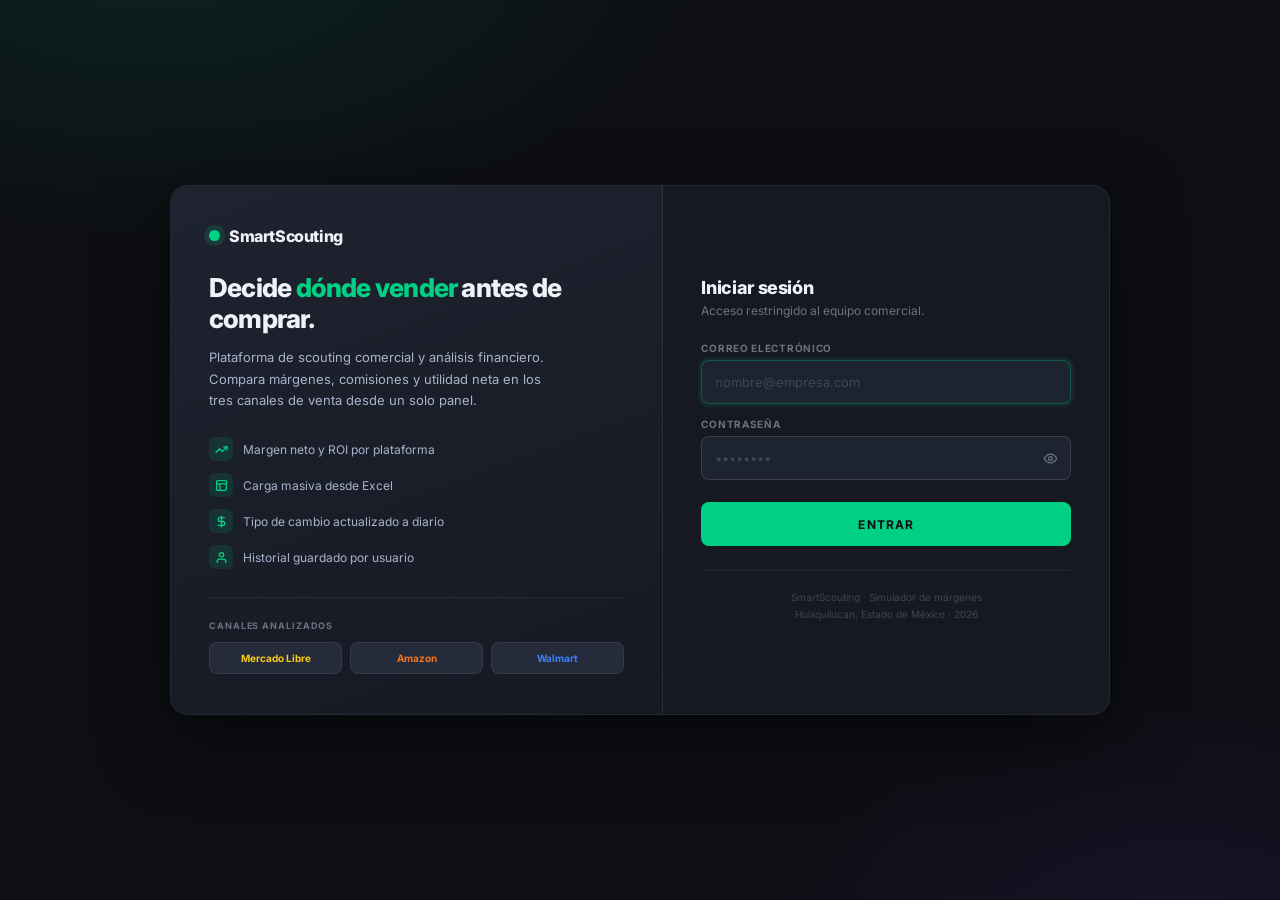
<file: smartscouting/index.html>
<!DOCTYPE html>
<html lang="es">
<head>
<meta charset="UTF-8">
<meta name="viewport" content="width=device-width, initial-scale=1.0">
<meta name="description" content="SmartScouting · Simulador de márgenes y análisis de rentabilidad para comercio electrónico.">
<title>SmartScouting · Acceso</title>
<link rel="icon" href="data:image/svg+xml,<svg xmlns='http://www.w3.org/2000/svg' viewBox='0 0 32 32'><circle cx='16' cy='16' r='10' fill='%2300D084'/></svg>">
<link href="https://fonts.googleapis.com/css2?family=Inter:wght@400;500;600;700;800;900&family=JetBrains+Mono:wght@400;500;700&display=swap" rel="stylesheet">
<link rel="stylesheet" href="estilos.css">
<script src="tema.js"></script>
<style>
body{display:flex;align-items:center;justify-content:center;padding:24px;min-height:100vh;
  background-image:
    radial-gradient(900px 500px at 12% -8%, rgba(0,208,132,.10), transparent 62%),
    radial-gradient(700px 460px at 92% 108%, rgba(124,58,237,.10), transparent 62%);}
.shell{width:100%;max-width:940px;display:grid;grid-template-columns:1.05fr .95fr;
  background:var(--s1);border:0.5px solid var(--border);border-radius:18px;overflow:hidden;
  box-shadow:0 24px 70px rgba(0,0,0,.55);}
.brand{padding:40px 38px;background:linear-gradient(160deg,var(--s2) 0%,var(--s1) 100%);
  border-right:0.5px solid var(--border);display:flex;flex-direction:column;}
.brand .logo{margin-bottom:26px;}
.brand h1{font-size:26px;font-weight:800;line-height:1.22;letter-spacing:-.03em;margin-bottom:12px;}
.brand h1 em{font-style:normal;color:var(--accent);}
.brand p{font-size:13px;color:var(--t2);line-height:1.65;margin-bottom:26px;max-width:340px;}
.feat{display:flex;flex-direction:column;gap:12px;margin-bottom:28px;}
.feat div{display:flex;align-items:center;gap:10px;font-size:12px;color:var(--t2);}
.feat span.ic{width:24px;height:24px;border-radius:6px;background:var(--ac-dim);color:var(--accent);
  display:flex;align-items:center;justify-content:center;flex-shrink:0;}
.plats{margin-top:auto;padding-top:22px;border-top:0.5px solid var(--border);}
.plats-lbl{font-size:9px;font-weight:700;color:var(--t3);text-transform:uppercase;letter-spacing:.1em;margin-bottom:11px;}
.plats-row{display:flex;gap:8px;}
.plat{flex:1;padding:9px 10px;border-radius:8px;background:var(--s3);border:0.5px solid var(--border);
  font-size:10px;font-weight:700;text-align:center;}
.form-side{padding:40px 38px;display:flex;flex-direction:column;justify-content:center;}
.form-ttl{font-size:18px;font-weight:800;letter-spacing:-.02em;margin-bottom:5px;}
.form-sub{font-size:12px;color:var(--t3);margin-bottom:24px;}
.foot{margin-top:24px;padding-top:18px;border-top:0.5px solid var(--border);
  font-size:10px;color:var(--t4);line-height:1.7;text-align:center;}
#go{width:100%;height:44px;margin-top:8px;}
@media(max-width:820px){
  .shell{grid-template-columns:1fr;max-width:440px;}
  .brand{border-right:none;border-bottom:0.5px solid var(--border);padding:32px 28px;}
  .brand h1{font-size:22px;}
  .feat,.plats{display:none;}
  .brand p{margin-bottom:0;}
  .form-side{padding:30px 28px 34px;}
}
</style>
</head>
<body>

<div class="shell">
  <section class="brand">
    <div class="logo"><div class="logo-dot"></div><span class="logo-txt">SmartScouting</span></div>
    <h1>Decide <em>dónde vender</em> antes de comprar.</h1>
    <p>Plataforma de scouting comercial y análisis financiero. Compara márgenes, comisiones y utilidad neta en los tres canales de venta desde un solo panel.</p>
    <div class="feat">
      <div><span class="ic"><svg width="13" height="13" viewBox="0 0 24 24" fill="none" stroke="currentColor" stroke-width="2.4" stroke-linecap="round"><polyline points="22 7 13.5 15.5 8.5 10.5 2 17"/><polyline points="16 7 22 7 22 13"/></svg></span>Margen neto y ROI por plataforma</div>
      <div><span class="ic"><svg width="13" height="13" viewBox="0 0 24 24" fill="none" stroke="currentColor" stroke-width="2.4" stroke-linecap="round"><rect x="3" y="3" width="18" height="18" rx="2"/><path d="M3 9h18M9 21V9"/></svg></span>Carga masiva desde Excel</div>
      <div><span class="ic"><svg width="13" height="13" viewBox="0 0 24 24" fill="none" stroke="currentColor" stroke-width="2.4" stroke-linecap="round"><path d="M12 2v20M17 5H9.5a3.5 3.5 0 0 0 0 7h5a3.5 3.5 0 0 1 0 7H6"/></svg></span>Tipo de cambio actualizado a diario</div>
      <div><span class="ic"><svg width="13" height="13" viewBox="0 0 24 24" fill="none" stroke="currentColor" stroke-width="2.4" stroke-linecap="round"><path d="M20 21v-2a4 4 0 0 0-4-4H8a4 4 0 0 0-4 4v2"/><circle cx="12" cy="7" r="4"/></svg></span>Historial guardado por usuario</div>
    </div>
    <div class="plats">
      <div class="plats-lbl">Canales analizados</div>
      <div class="plats-row">
        <div class="plat" style="color:var(--ml)">Mercado Libre</div>
        <div class="plat" style="color:var(--amz)">Amazon</div>
        <div class="plat" style="color:var(--wal)">Walmart</div>
      </div>
    </div>
  </section>

  <section class="form-side">
    <div class="form-ttl">Iniciar sesión</div>
    <div class="form-sub">Acceso restringido al equipo comercial.</div>

    <div class="alert err" id="alerta">
      <svg width="15" height="15" viewBox="0 0 24 24" fill="none" stroke="currentColor" stroke-width="2.2" stroke-linecap="round"><circle cx="12" cy="12" r="10"/><path d="M12 8v4M12 16h.01"/></svg>
      <span id="alerta-txt"></span>
    </div>

    <div class="field">
      <label for="correo">Correo electrónico</label>
      <div class="fw" id="fw-correo">
        <input type="email" id="correo" autocomplete="username" placeholder="nombre@empresa.com" autofocus>
      </div>
    </div>

    <div class="field">
      <label for="pass">Contraseña</label>
      <div class="fw" id="fw-pass">
        <input type="password" id="pass" autocomplete="current-password" placeholder="••••••••">
        <button class="eye" id="ojo" type="button" aria-label="Mostrar contraseña">
          <svg width="15" height="15" viewBox="0 0 24 24" fill="none" stroke="currentColor" stroke-width="2" stroke-linecap="round"><path d="M2 12s3.6-7 10-7 10 7 10 7-3.6 7-10 7-10-7-10-7z"/><circle cx="12" cy="12" r="3"/></svg>
        </button>
      </div>
    </div>

    <button class="btn btn-pri" id="go"><span id="go-txt">Entrar</span></button>

    <div class="foot">
      SmartScouting · Simulador de márgenes<br>
      Huixquilucan, Estado de México · 2026
    </div>
  </section>
</div>

<script src="config.js"></script>
<script src="db.js"></script>
<script>
const $ = id => document.getElementById(id);
const alerta = $('alerta'), alertaTxt = $('alerta-txt');

function mostrarError(msg){
  alertaTxt.textContent = msg;
  alerta.classList.add('on'); alerta.classList.remove('shake');
  void alerta.offsetWidth; alerta.classList.add('shake');
  $('fw-correo').classList.add('err'); $('fw-pass').classList.add('err');
}
function limpiar(){
  alerta.classList.remove('on');
  $('fw-correo').classList.remove('err'); $('fw-pass').classList.remove('err');
}
function cargando(si){
  $('go').disabled = si;
  $('go-txt').outerHTML = si ? '<div class="spin" id="go-txt"></div>' : '<span id="go-txt">Entrar</span>';
}

/* Cada rol llega a un lugar distinto:
   el administrador al panel con sus dos módulos, el equipo directo a la calculadora */
const destino = rol => rol === 'admin' ? 'panel.html' : 'app.html';

async function entrar(){
  limpiar();
  const correo = $('correo').value.trim();
  const pass = $('pass').value;
  if(!correo || !pass){ mostrarError('Escribe tu correo y tu contraseña.'); return; }
  if(correo !== 'admin' && !/^[^@\s]+@[^@\s]+\.[^@\s]+$/.test(correo)){ mostrarError('El correo no tiene un formato válido.'); return; }

  cargando(true);
  try {
    const r = await db.entrar(correo, pass);
    cargando(false);

    if(!r || !r.ok){
      mostrarError((r && r.mensaje) ? r.mensaje : 'Error al conectar con el servidor.');
      $('pass').value = ''; $('pass').focus();
      return;
    }
    location.href = destino(r.rol);
  } catch (err) {
    cargando(false);
    mostrarError('Error al iniciar sesión: ' + (err.message || err));
  }
}

$('go').addEventListener('click', entrar);
['correo','pass'].forEach(id=>{
  $(id).addEventListener('keydown', e=>{ if(e.key==='Enter') entrar(); });
  $(id).addEventListener('input', limpiar);
});
$('ojo').addEventListener('click', ()=>{
  const i = $('pass');
  i.type = i.type === 'password' ? 'text' : 'password';
  i.focus();
});

/* Si la sesión sigue vigente, pasar directo */
(async ()=>{
  const p = await db.perfil();
  if(p) location.replace(destino(p.rol));
})();
</script>
</body>
</html>
</file>
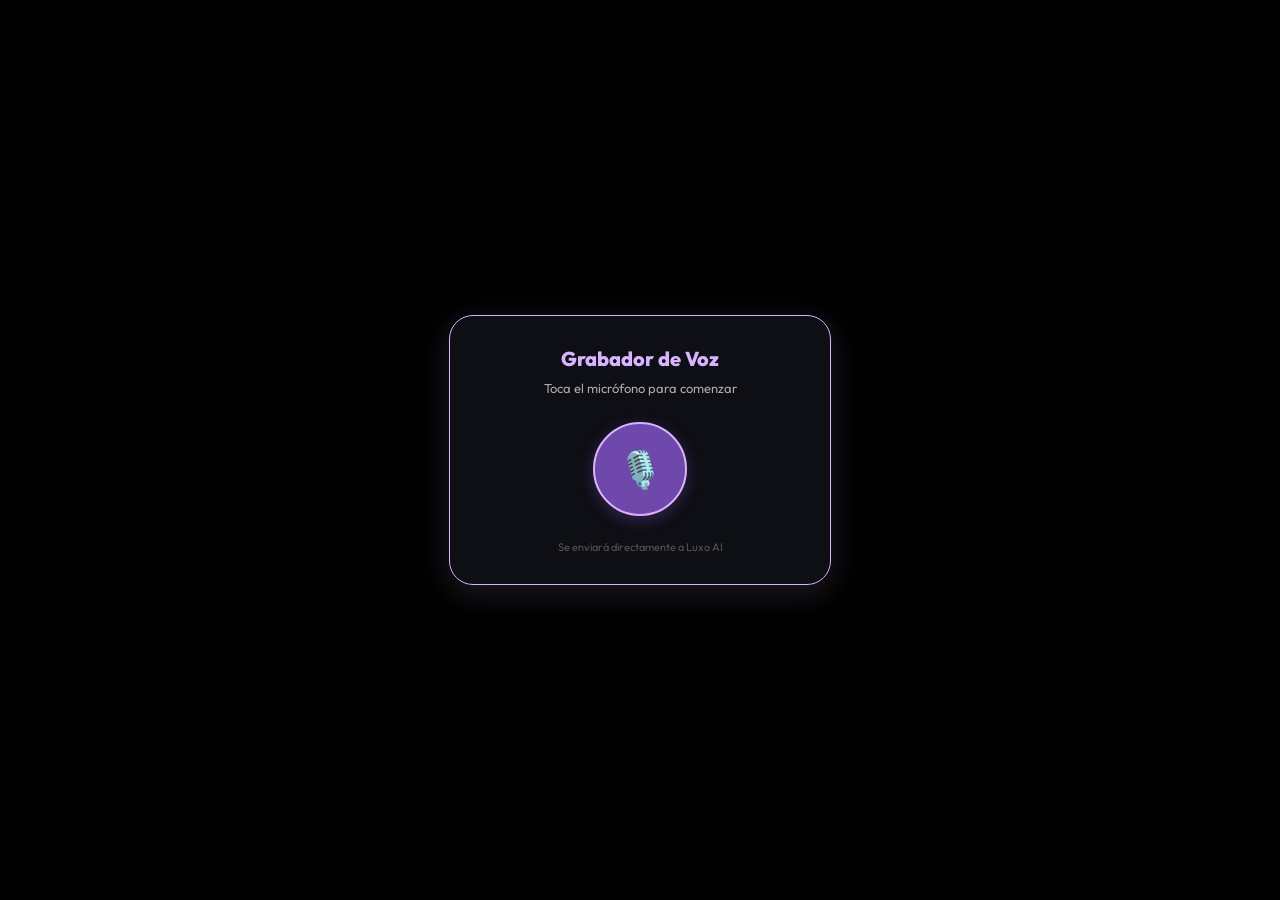
<file: custom_assets/recorder.html>
<!DOCTYPE html>
<html lang="es">
<head>
    <meta charset="UTF-8">
    <meta name="viewport" content="width=device-width, initial-scale=1.0">
    <title>Grabadora de Voz LUXO</title>
    <link href="https://fonts.googleapis.com/css2?family=Outfit:wght@400;600;800&display=swap" rel="stylesheet">
    <style>
        body {
            margin: 0;
            padding: 0;
            background: #000000;
            color: #ffffff;
            font-family: 'Outfit', sans-serif;
            display: flex;
            flex-direction: column;
            align-items: center;
            justify-content: center;
            height: 100vh;
            overflow: hidden;
        }
        .container {
            text-align: center;
            background: rgba(20, 20, 30, 0.7);
            border: 1px solid #D8B4FE;
            padding: 30px;
            border-radius: 24px;
            box-shadow: 0 8px 32px 0 rgba(216, 180, 254, 0.15);
            backdrop-filter: blur(10px);
            width: 85%;
            max-width: 320px;
        }
        h2 {
            margin: 0 0 8px 0;
            color: #D8B4FE;
            font-size: 20px;
            font-weight: 800;
        }
        .status {
            font-size: 13px;
            color: #aaaaaa;
            margin-bottom: 24px;
            line-height: 1.4;
        }
        .mic-btn {
            width: 90px;
            height: 90px;
            border-radius: 50%;
            background: #6E48AA;
            border: 2px solid #D8B4FE;
            color: white;
            font-size: 36px;
            display: flex;
            align-items: center;
            justify-content: center;
            cursor: pointer;
            margin: 0 auto 24px auto;
            transition: all 0.3s cubic-bezier(0.175, 0.885, 0.32, 1.275);
            box-shadow: 0 4px 15px rgba(110, 72, 170, 0.4);
        }
        .mic-btn:hover {
            transform: scale(1.08);
            box-shadow: 0 6px 20px rgba(110, 72, 170, 0.6);
        }
        .mic-btn.recording {
            background: #FF4500;
            border-color: #FF6347;
            animation: pulse 1.5s infinite;
            box-shadow: 0 0 25px rgba(255, 69, 0, 0.6);
        }
        @keyframes pulse {
            0% { box-shadow: 0 0 0 0 rgba(255, 69, 0, 0.4); }
            70% { box-shadow: 0 0 0 20px rgba(255, 69, 0, 0); }
            100% { box-shadow: 0 0 0 0 rgba(255, 69, 0, 0); }
        }
        canvas {
            width: 100%;
            height: 50px;
            margin-bottom: 15px;
            border-radius: 8px;
            display: none;
        }
        .info-note {
            font-size: 11px;
            color: #555555;
            margin-top: 15px;
        }
        .fallback-btn {
            background: #6E48AA;
            border: 1px solid #D8B4FE;
            color: white;
            padding: 14px 22px;
            border-radius: 14px;
            cursor: pointer;
            font-family: 'Outfit';
            font-weight: 600;
            font-size: 14px;
            margin-top: 10px;
            margin-bottom: 15px;
            transition: all 0.2s ease;
            box-shadow: 0 4px 12px rgba(110, 72, 170, 0.3);
        }
        .fallback-btn:hover {
            background: #8e5bd6;
            transform: translateY(-2px);
        }
    </style>
</head>
<body>
    <div class="container">
        <h2>Grabador de Voz</h2>
        <div class="status" id="status-text">Toca el micrófono para comenzar</div>
        
        <div class="mic-btn" id="mic-button">🎙️</div>
        
        <button class="fallback-btn" id="native-upload-btn" style="display: none;">
            Grabar / Elegir Audio 🎙️
        </button>
        <input type="file" id="file-input" accept="audio/*" style="display: none;">
        
        <canvas id="waveform"></canvas>
        
        <div class="info-note">Se enviará directamente a Luxo AI</div>
    </div>

    <script>
        const urlParams = new URLSearchParams(window.location.search);
        const userId = urlParams.get('user_id');
        
        const statusText = document.getElementById('status-text');
        const micButton = document.getElementById('mic-button');
        const nativeUploadBtn = document.getElementById('native-upload-btn');
        const fileInput = document.getElementById('file-input');
        const canvas = document.getElementById('waveform');
        const canvasCtx = canvas.getContext('2d');

        // Detectar soporte para grabacion en tiempo real (requiere contexto seguro HTTPS o localhost)
        const isMicSupported = !!(navigator.mediaDevices && navigator.mediaDevices.getUserMedia);

        if (!isMicSupported) {
            // Contexto HTTP no seguro (ej: accediendo desde movil por IP 192.168.x.x)
            micButton.style.display = "none";
            nativeUploadBtn.style.display = "inline-block";
            statusText.innerHTML = "Tu navegador requiere HTTPS para grabación directa.<br><b>Usa la grabadora nativa de tu teléfono:</b>";
        }

        micButton.addEventListener('click', async () => {
            if (!isRecording) {
                await startRecording();
            } else {
                stopRecording();
            }
        });

        nativeUploadBtn.addEventListener('click', () => {
            fileInput.click();
        });

        fileInput.addEventListener('change', async (e) => {
            const file = e.target.files[0];
            if (!file) return;

            statusText.textContent = "Procesando y transcribiendo audio...";
            nativeUploadBtn.style.display = "none";

            const formData = new FormData();
            formData.append('file', file, file.name);

            const uploadUrl = `${window.location.origin}/upload?user_id=${userId}`;

            try {
                const response = await fetch(uploadUrl, {
                    method: 'POST',
                    body: formData
                });

                if (response.ok) {
                    statusText.textContent = "¡Transcrito con éxito!";
                    setTimeout(() => {
                        window.close();
                    }, 800);
                } else {
                    statusText.textContent = "Error al enviar el archivo de audio.";
                    nativeUploadBtn.style.display = "inline-block";
                }
            } catch (err) {
                console.error(err);
                statusText.textContent = "Error de conexión con el servidor.";
                nativeUploadBtn.style.display = "inline-block";
            }
        });

        let mediaRecorder;
        let audioChunks = [];
        let isRecording = false;
        let audioContext;
        let analyser;
        let dataArray;
        let source;
        let animationId;
        let streamRef;

        async function startRecording() {
            try {
                const stream = await navigator.mediaDevices.getUserMedia({ audio: true });
                streamRef = stream;
                audioChunks = [];
                mediaRecorder = new MediaRecorder(stream);
                
                mediaRecorder.ondataavailable = e => {
                    audioChunks.push(e.data);
                };

                mediaRecorder.onstop = async () => {
                    statusText.textContent = "Transcribiendo audio...";
                    micButton.style.display = "none";
                    canvas.style.display = "none";
                    
                    const audioBlob = new Blob(audioChunks, { type: 'audio/wav' });
                    const formData = new FormData();
                    formData.append('file', audioBlob, 'recording.wav');
                    
                    const uploadUrl = `${window.location.origin}/upload?user_id=${userId}`;
                    
                    try {
                        const response = await fetch(uploadUrl, {
                            method: 'POST',
                            body: formData
                        });
                        
                        if (response.ok) {
                            statusText.textContent = "¡Transcrito con éxito!";
                            setTimeout(() => {
                                window.close();
                            }, 800);
                        } else {
                            statusText.textContent = "Error al enviar el audio.";
                            micButton.style.display = "flex";
                        }
                    } catch (err) {
                        console.error(err);
                        statusText.textContent = "Error de conexión.";
                        micButton.style.display = "flex";
                    }
                };

                audioContext = new (window.AudioContext || window.webkitAudioContext)();
                analyser = audioContext.createAnalyser();
                source = audioContext.createMediaStreamSource(stream);
                source.connect(analyser);
                analyser.fftSize = 256;
                const bufferLength = analyser.frequencyBinCount;
                dataArray = new Uint8Array(bufferLength);
                
                canvas.style.display = "block";
                drawWaveform();

                mediaRecorder.start();
                isRecording = true;
                micButton.classList.add('recording');
                micButton.textContent = "🛑";
                statusText.textContent = "Grabando... habla ahora";
            } catch (err) {
                console.error(err);
                statusText.textContent = "Acceso al micrófono denegado.";
                alert("Por favor permite el acceso al micrófono en tu navegador.");
            }
        }

        function stopRecording() {
            if (mediaRecorder && mediaRecorder.state !== 'inactive') {
                mediaRecorder.stop();
                isRecording = false;
                micButton.classList.remove('recording');
                micButton.textContent = "🎙️";
                
                if (streamRef) {
                    streamRef.getTracks().forEach(t => t.stop());
                }
                if (animationId) {
                    cancelAnimationFrame(animationId);
                }
            }
        }

        function drawWaveform() {
            animationId = requestAnimationFrame(drawWaveform);
            analyser.getByteFrequencyData(dataArray);

            canvasCtx.fillStyle = '#0c0c14';
            canvasCtx.fillRect(0, 0, canvas.width, canvas.height);

            const barWidth = (canvas.width / dataArray.length) * 2.5;
            let barHeight;
            let x = 0;

            for (let i = 0; i < dataArray.length; i++) {
                barHeight = dataArray[i] / 2;
                canvasCtx.fillStyle = `rgb(${barHeight + 100}, 80, 200)`;
                canvasCtx.fillRect(x, canvas.height - barHeight, barWidth, barHeight);
                x += barWidth + 1;
            }
        }
    </script>
</body>
</html>
</file>
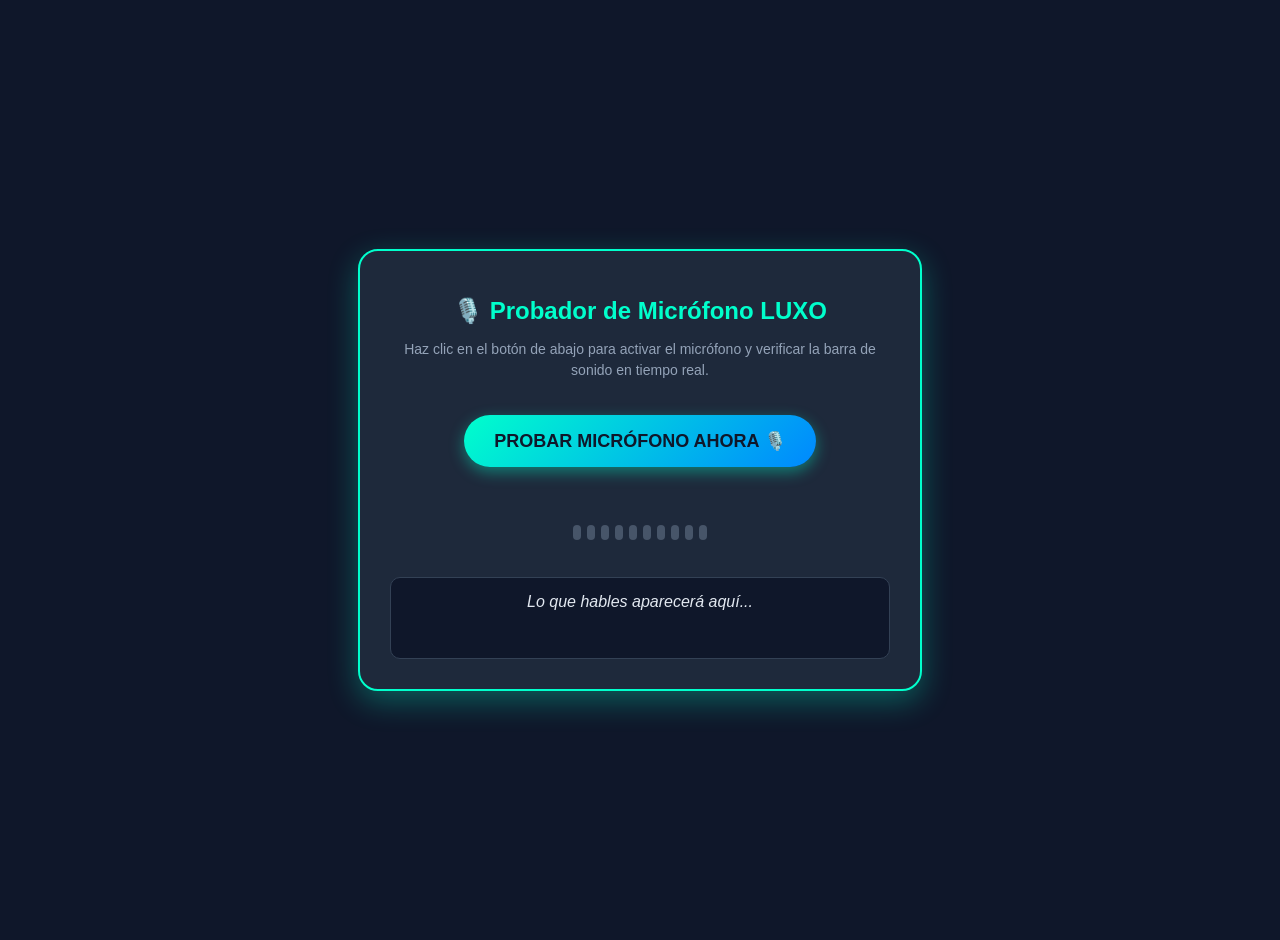
<file: custom_assets/test_mic.html>
<!DOCTYPE html>
<html lang="es">
<head>
    <meta charset="UTF-8">
    <title>Prueba de Micrófono LUXO</title>
    <style>
        body {
            background-color: #0F172A;
            color: #F8FAFC;
            font-family: 'Segoe UI', Tahoma, Geneva, Verdana, sans-serif;
            display: flex;
            flex-direction: column;
            align-items: center;
            justify-content: center;
            min-height: 100vh;
            margin: 0;
            padding: 20px;
        }
        .card {
            background: #1E293B;
            border: 2px solid #00FFCC;
            box-shadow: 0 10px 30px rgba(0, 255, 204, 0.3);
            border-radius: 20px;
            padding: 30px;
            max-width: 500px;
            width: 100%;
            text-align: center;
        }
        h1 { color: #00FFCC; font-size: 24px; margin-bottom: 10px; }
        p { color: #94A3B8; font-size: 14px; line-height: 1.5; }
        .btn-mic {
            background: linear-gradient(135deg, #00FFCC, #0088FF);
            color: #0F172A;
            font-size: 18px;
            font-weight: bold;
            border: none;
            padding: 15px 30px;
            border-radius: 30px;
            cursor: pointer;
            box-shadow: 0 5px 15px rgba(0, 255, 204, 0.4);
            margin: 20px 0;
            transition: transform 0.2s;
        }
        .btn-mic:hover { transform: scale(1.05); }
        .wave-box {
            display: flex;
            align-items: center;
            justify-content: center;
            gap: 6px;
            height: 50px;
            margin: 20px 0;
        }
        .bar {
            width: 8px;
            height: 15px;
            background-color: #475569;
            border-radius: 4px;
            transition: height 0.05s, background-color 0.05s;
        }
        .status {
            font-weight: bold;
            font-size: 16px;
            margin-top: 15px;
            padding: 10px;
            border-radius: 8px;
        }
        .status-ok { background: #064E3B; color: #34D399; }
        .status-err { background: #7F1D1D; color: #FCA5A5; }
        .transcript-box {
            background: #0F172A;
            border: 1px solid #334155;
            padding: 15px;
            border-radius: 10px;
            min-height: 50px;
            color: #E2E8F0;
            font-style: italic;
            margin-top: 15px;
        }
    </style>
</head>
<body>

<div class="card">
    <h1>🎙️ Probador de Micrófono LUXO</h1>
    <p>Haz clic en el botón de abajo para activar el micrófono y verificar la barra de sonido en tiempo real.</p>

    <button class="btn-mic" onclick="probarMic()">PROBAR MICRÓFONO AHORA 🎙️</button>

    <div class="wave-box" id="waveContainer">
        <div class="bar"></div>
        <div class="bar"></div>
        <div class="bar"></div>
        <div class="bar"></div>
        <div class="bar"></div>
        <div class="bar"></div>
        <div class="bar"></div>
        <div class="bar"></div>
        <div class="bar"></div>
        <div class="bar"></div>
    </div>

    <div id="statusBox" class="status" style="display:none;"></div>
    <div id="transcriptBox" class="transcript-box">Lo que hables aparecerá aquí...</div>
</div>

<script>
let audioCtx = null;
let micStream = null;

function probarMic() {
    const statusBox = document.getElementById('statusBox');
    const transcriptBox = document.getElementById('transcriptBox');
    statusBox.style.display = 'block';
    statusBox.className = 'status';
    statusBox.innerText = 'Solicitando acceso al micrófono...';

    navigator.mediaDevices.getUserMedia({ audio: true }).then(stream => {
        micStream = stream;
        statusBox.className = 'status status-ok';
        statusBox.innerText = '✅ ¡Micrófono Conectado! Habla por tu micrófono.';

        audioCtx = new (window.AudioContext || window.webkitAudioContext)();
        const analyser = audioCtx.createAnalyser();
        const source = audioCtx.createMediaStreamSource(stream);
        source.connect(analyser);
        analyser.fftSize = 32;

        const bars = document.querySelectorAll('.bar');
        const dataArray = new Uint8Array(analyser.frequencyBinCount);

        function updateWaves() {
            if (!micStream) return;
            analyser.getByteFrequencyData(dataArray);
            bars.forEach((b, i) => {
                const val = dataArray[i % dataArray.length] || 0;
                const h = Math.max(10, (val / 255) * 50);
                b.style.height = h + 'px';
                b.style.backgroundColor = val > 20 ? '#00FFCC' : '#475569';
            });
            requestAnimationFrame(updateWaves);
        }
        updateWaves();

        // Probar reconocimiento de voz
        const SpeechRecognition = window.SpeechRecognition || window.webkitSpeechRecognition;
        if (SpeechRecognition) {
            let rec = new SpeechRecognition();
            rec.lang = 'es-MX';
            rec.continuous = true;
            rec.interimResults = true;
            rec.onresult = function(e) {
                let t = e.results[e.results.length - 1][0].transcript;
                transcriptBox.innerText = '"' + t + '"';
            };
            rec.start();
        }
    }).catch(err => {
        statusBox.className = 'status status-err';
        statusBox.innerText = '❌ ERROR: ' + err.message + '. Por favor permite el micrófono en la barra del navegador.';
    });
}
</script>

</body>
</html>
</file>
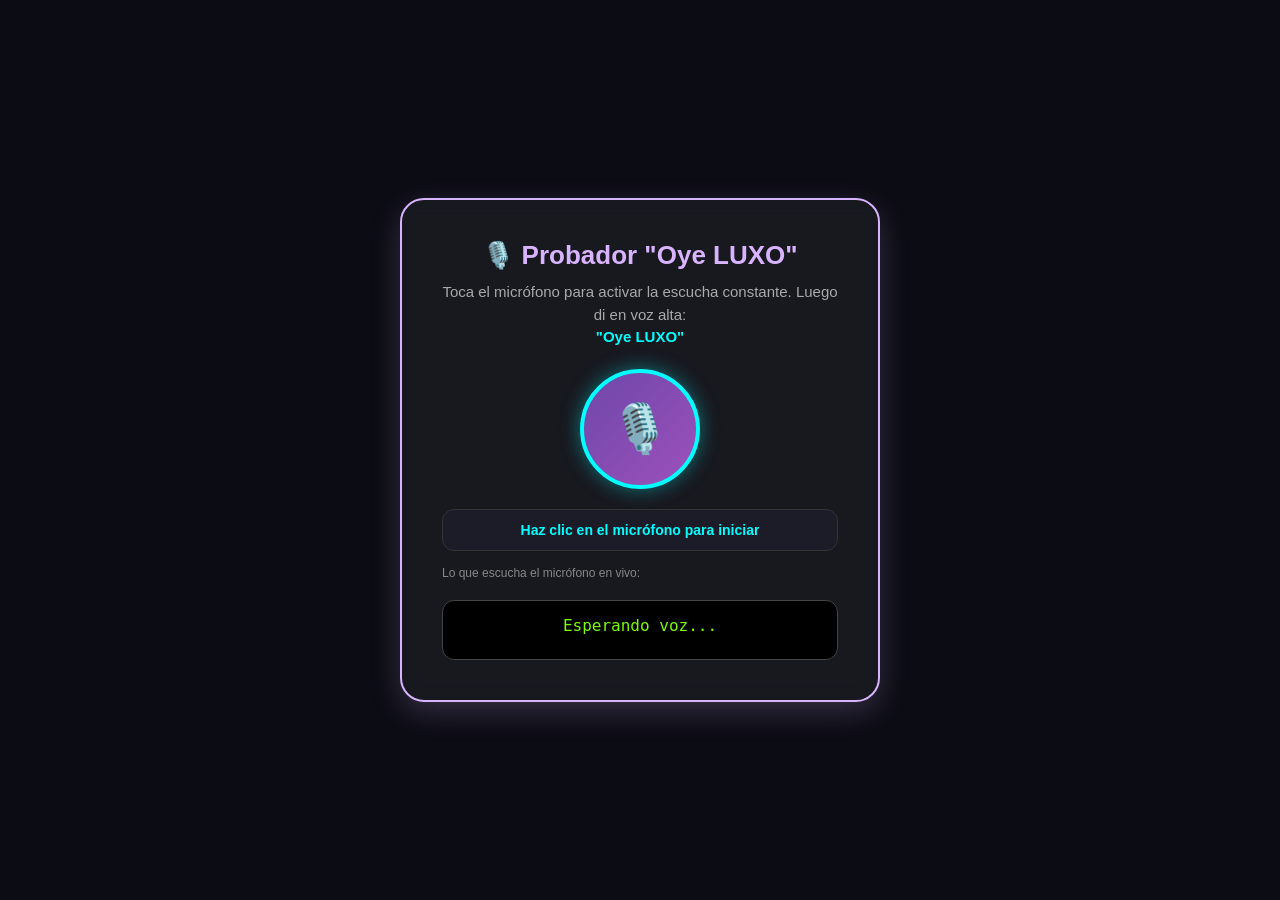
<file: custom_assets/test_voz.html>
<!DOCTYPE html>
<html lang="es">
<head>
    <meta charset="UTF-8">
    <meta name="viewport" content="width=device-width, initial-scale=1.0">
    <title>Prueba de Voz - Oye LUXO</title>
    <style>
        * { box-sizing: border-box; margin: 0; padding: 0; }
        body {
            background-color: #0c0c14;
            color: #ffffff;
            font-family: 'Segoe UI', Tahoma, Geneva, Verdana, sans-serif;
            display: flex;
            flex-direction: column;
            align-items: center;
            justify-content: center;
            min-height: 100vh;
            text-align: center;
            padding: 20px;
        }
        .card {
            background: rgba(255, 255, 255, 0.05);
            border: 2px solid #D8B4FE;
            border-radius: 24px;
            padding: 40px;
            max-width: 480px;
            width: 100%;
            box-shadow: 0 10px 30px rgba(216, 180, 254, 0.2);
            backdrop-filter: blur(10px);
        }
        .mic-btn {
            width: 120px;
            height: 120px;
            border-radius: 50%;
            background: linear-gradient(135deg, #6E48AA, #9D50BB);
            border: 4px solid #00FFFF;
            color: white;
            font-size: 48px;
            display: flex;
            align-items: center;
            justify-content: center;
            margin: 20px auto;
            cursor: pointer;
            box-shadow: 0 0 20px rgba(0, 255, 255, 0.4);
            transition: all 0.3s ease;
        }
        .mic-btn:hover {
            transform: scale(1.05);
            box-shadow: 0 0 30px rgba(0, 255, 255, 0.8);
        }
        .mic-btn.active {
            animation: pulse 1.5s infinite;
            background: linear-gradient(135deg, #00FFFF, #6E48AA);
        }
        @keyframes pulse {
            0% { box-shadow: 0 0 0 0 rgba(0, 255, 255, 0.7); }
            70% { box-shadow: 0 0 0 25px rgba(0, 255, 255, 0); }
            100% { box-shadow: 0 0 0 0 rgba(0, 255, 255, 0); }
        }
        h1 { color: #D8B4FE; margin-bottom: 10px; font-size: 26px; }
        p { color: #aaaaaa; font-size: 15px; margin-bottom: 20px; line-height: 1.5; }
        .status {
            margin-top: 15px;
            padding: 12px 20px;
            border-radius: 12px;
            background: #1c1c28;
            border: 1px solid #333;
            color: #00FFFF;
            font-weight: bold;
            font-size: 14px;
        }
        .transcript-box {
            margin-top: 20px;
            padding: 15px;
            background: #000000;
            border-radius: 12px;
            border: 1px solid #444;
            min-height: 60px;
            color: #7CFC00;
            font-family: monospace;
            font-size: 16px;
            word-break: break-word;
        }
        .beep-indicator {
            display: none;
            margin-top: 15px;
            padding: 10px;
            background: #22c55e;
            color: black;
            font-weight: bold;
            border-radius: 8px;
            font-size: 18px;
        }
    </style>
</head>
<body>
    <div class="card">
        <h1>🎙️ Probador "Oye LUXO"</h1>
        <p>Toca el micrófono para activar la escucha constante. Luego di en voz alta:<br><strong style="color:#00FFFF;">"Oye LUXO"</strong></p>
        
        <div id="micBtn" class="mic-btn">🎙️</div>
        
        <div id="status" class="status">Haz clic en el micrófono para iniciar</div>
        <div id="beepIndicator" class="beep-indicator">🔔 ¡BEEP 880Hz DETECTADO!</div>

        <div style="text-align: left; margin-top: 15px; color: #888; font-size: 12px;">Lo que escucha el micrófono en vivo:</div>
        <div id="transcript" class="transcript-box">Esperando voz...</div>
    </div>

    <script>
        const micBtn = document.getElementById('micBtn');
        const status = document.getElementById('status');
        const transcriptDiv = document.getElementById('transcript');
        const beepIndicator = document.getElementById('beepIndicator');

        let audioCtx = null;
        let rec = null;
        let isListening = false;

        function initAudioContext() {
            try {
                if (!audioCtx) {
                    audioCtx = new (window.AudioContext || window.webkitAudioContext)();
                }
                if (audioCtx.state === 'suspended') {
                    audioCtx.resume();
                }
            } catch(e){}
        }

        function playBeep() {
            initAudioContext();
            try {
                const ctx = audioCtx;
                const osc = ctx.createOscillator();
                const gain = ctx.createGain();
                osc.type = 'sine';
                osc.frequency.setValueAtTime(880, ctx.currentTime);
                gain.gain.setValueAtTime(0.9, ctx.currentTime);
                gain.gain.exponentialRampToValueAtTime(0.001, ctx.currentTime + 0.4);
                osc.connect(gain);
                gain.connect(ctx.destination);
                osc.start();
                osc.stop(ctx.currentTime + 0.4);

                // Feedback visual de pitido
                beepIndicator.style.display = 'block';
                setTimeout(() => { beepIndicator.style.display = 'none'; }, 1500);
            } catch(e) {
                console.log("Error BEEP:", e);
            }
        }

        function startListening() {
            initAudioContext();
            const SpeechRecognition = window.SpeechRecognition || window.webkitSpeechRecognition;
            
            if (!SpeechRecognition) {
                status.innerText = "❌ Tu navegador no soporta reconocimiento de voz nativo. Usa Chrome o Edge.";
                status.style.color = "#ff4444";
                return;
            }

            if (navigator.mediaDevices && navigator.mediaDevices.getUserMedia) {
                navigator.mediaDevices.getUserMedia({ audio: true })
                .then(stream => {
                    stream.getTracks().forEach(t => t.stop());
                    runRecognition(SpeechRecognition);
                })
                .catch(err => {
                    status.innerText = "❌ Permiso de micrófono denegado. Haz clic en el candado 🔒 de la URL y permite el micrófono.";
                    status.style.color = "#ff4444";
                });
            } else {
                runRecognition(SpeechRecognition);
            }
        }

        function runRecognition(SpeechRecognition) {
            try {
                if (rec) {
                    rec.stop();
                }
                rec = new SpeechRecognition();
                rec.continuous = true;
                rec.interimResults = true;
                rec.lang = 'es-MX';

                rec.onstart = function() {
                    isListening = true;
                    micBtn.classList.add('active');
                    status.innerText = "🎤 Escuchando... Di 'Oye LUXO'";
                    status.style.color = "#00FFFF";
                };

                rec.onresult = function(event) {
                    for (let i = event.resultIndex; i < event.results.length; ++i) {
                        const text = event.results[i][0].transcript;
                        transcriptDiv.innerText = text;
                        const lower = text.toLowerCase();

                        if (lower.includes('oye luxo') || lower.includes('hola luxo') || lower.includes('luxo') || lower.includes('lujo') || lower.includes('luco')) {
                            playBeep();
                        }
                    }
                };

                rec.onerror = function(e) {
                    console.log("Error rec:", e);
                    if (e.error === 'not-allowed') {
                        status.innerText = "❌ Micrófono bloqueado. Activa el micrófono en la barra del navegador.";
                        status.style.color = "#ff4444";
                    }
                };

                rec.onend = function() {
                    if (isListening) {
                        setTimeout(() => { try { rec.start(); } catch(ex){} }, 300);
                    }
                };

                rec.start();
                playBeep(); // Pitido inicial para probar el sonido de la bocina
            } catch(e) {
                status.innerText = "Error: " + e.message;
            }
        }

        micBtn.addEventListener('click', () => {
            if (!isListening) {
                startListening();
            } else {
                playBeep();
            }
        });
    </script>
</body>
</html>
</file>
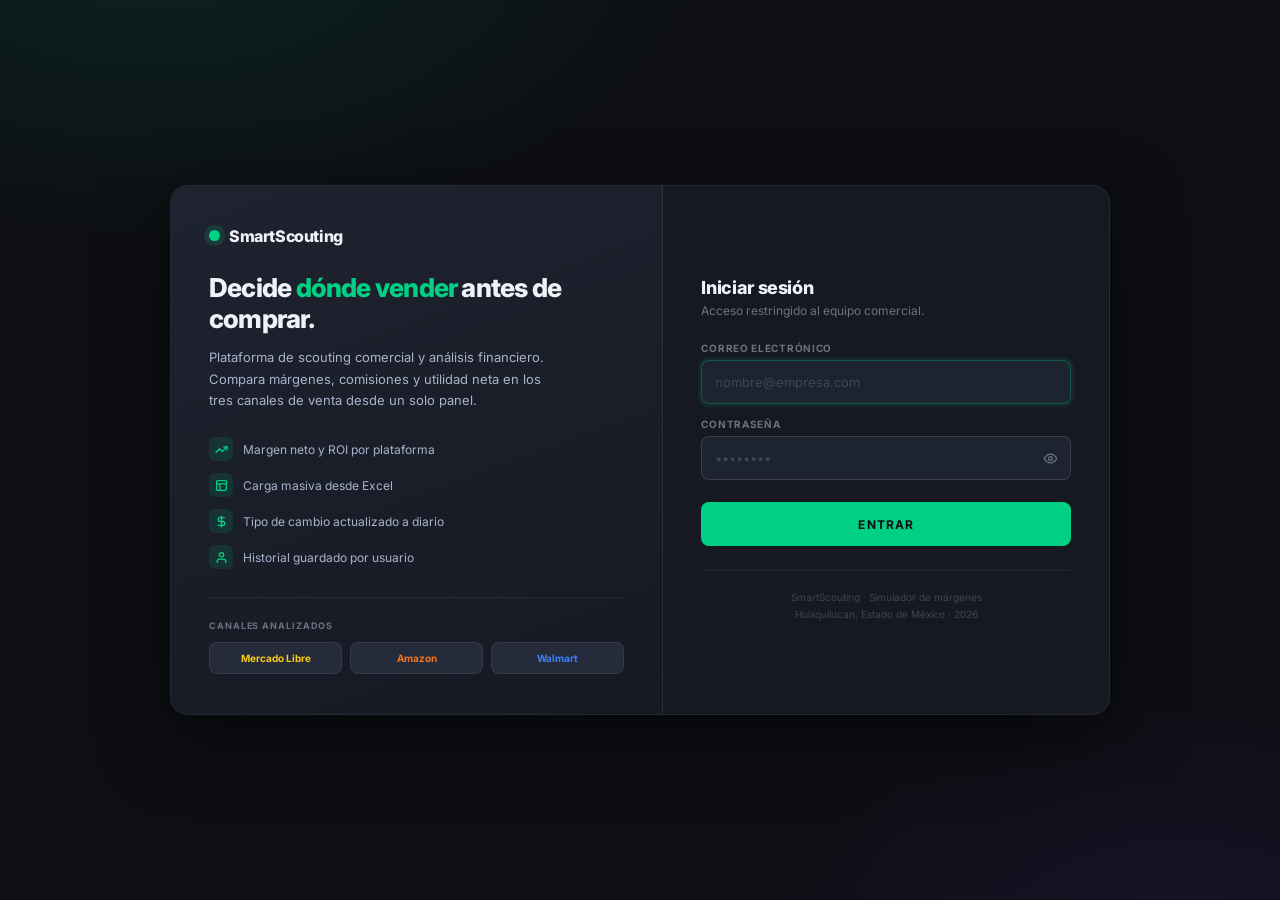
<file: smartscouting/app.html>
<!DOCTYPE html>
<html lang="es">
<head>
<meta charset="UTF-8">
<meta name="viewport" content="width=device-width, initial-scale=1.0">
<title>SmartScouting · Simulador de Márgenes</title>
<script src="vendor/react.min.js"></script>
<script src="vendor/react-dom.min.js"></script>
<script src="vendor/prop-types.min.js"></script>
<script>window.react=window.React;window.reactDom=window.ReactDOM;</script>
<script src="vendor/recharts.min.js"></script>
<script src="vendor/lucide-react.min.js"></script>
<script src="vendor/xlsx.full.min.js"></script>
<link href="https://fonts.googleapis.com/css2?family=Inter:wght@400;500;600;700;800;900&family=JetBrains+Mono:wght@400;500;700&display=swap" rel="stylesheet">
<style>
*,*::before,*::after{box-sizing:border-box;margin:0;padding:0}
:root,[data-theme="dark"]{
--bg:#0D0F14;--s1:#161922;--s2:#1E2330;--s3:#252B3B;
--border:rgba(255,255,255,0.07);--border-s:rgba(255,255,255,0.13);
--t1:#F0F2F8;--t2:#A8B3CC;--t3:#6B7280;--t4:#3D4556;
--shadow:0 2px 12px rgba(0,0,0,.4);--tbl-hover:rgba(255,255,255,0.02);
}
[data-theme="light"]{
--bg:#F4F6FA;--s1:#FFFFFF;--s2:#F0F2F8;--s3:#E4E8F0;
--border:rgba(0,0,0,0.07);--border-s:rgba(0,0,0,0.13);
--t1:#0F1623;--t2:#3D4A60;--t3:#6B7890;--t4:#A8B3CC;
--shadow:0 2px 12px rgba(0,0,0,.1);--tbl-hover:rgba(0,0,0,0.02);
}
:root,[data-theme="dark"],[data-theme="light"]{
--accent:#00D084;--ac-dim:rgba(0,208,132,0.12);--ac-b:rgba(0,208,132,0.3);
--warn:#F59E0B;--wn-dim:rgba(245,158,11,0.12);--wn-b:rgba(245,158,11,0.3);
--danger:#EF4444;--dn-dim:rgba(239,68,68,0.12);--dn-b:rgba(239,68,68,0.3);
--pro:#7C3AED;--pr-dim:rgba(124,58,237,0.12);--pr-b:rgba(124,58,237,0.3);
--ml:#FACC15;--amz:#F97316;--wal:#3B82F6;
--mono:'JetBrains Mono',monospace;--sans:'Inter',sans-serif;--r:8px;
}
html{background:var(--bg);color:var(--t1);font-family:var(--sans);transition:background .2s,color .2s;}
body{min-height:100vh;}
input[type="number"]::-webkit-inner-spin-button,input[type="number"]::-webkit-outer-spin-button{-webkit-appearance:none;}
input[type="number"]{-moz-appearance:textfield;}
::-webkit-scrollbar{width:4px;height:4px;}
::-webkit-scrollbar-track{background:var(--s1);}
::-webkit-scrollbar-thumb{background:var(--s3);border-radius:99px;}
.card{background:var(--s1);border:0.5px solid var(--border);border-radius:12px;transition:background .2s,border-color .2s;}
.fw{display:flex;align-items:center;background:var(--s2);border:0.5px solid var(--border-s);border-radius:var(--r);overflow:hidden;transition:border-color .15s,background .2s;}
.fw:focus-within{border-color:var(--ac-b);}
.fw input{flex:1;border:none;background:transparent;padding:0 10px;height:36px;font-size:13px;color:var(--t1);outline:none;min-width:0;width:0;font-family:var(--mono);}
.fw input::placeholder{color:var(--t4);font-family:var(--sans);}
.fw input[type=text]{font-family:var(--sans);}
.fpre,.fsuf{padding:0 10px;font-size:12px;color:var(--t3);background:var(--s3);height:36px;display:flex;align-items:center;flex-shrink:0;font-family:var(--mono);transition:background .2s;}
.fpre{border-right:0.5px solid var(--border);}
.fsuf{border-left:0.5px solid var(--border);}
.seg{display:flex;border:0.5px solid var(--border-s);border-radius:var(--r);overflow:hidden;}
.seg button{flex:1;border:none;background:transparent;font-size:12px;font-weight:600;cursor:pointer;color:var(--t3);padding:0 12px;height:36px;transition:background .15s,color .15s;white-space:nowrap;font-family:var(--sans);}
.seg button.on{background:var(--t1);color:var(--bg);}
.lbl{font-size:11px;font-weight:600;color:var(--t3);text-transform:uppercase;letter-spacing:.06em;margin-bottom:5px;display:flex;align-items:center;gap:5px;}
.sec-ttl{font-size:11px;font-weight:600;color:var(--t3);text-transform:uppercase;letter-spacing:.07em;padding-bottom:8px;border-bottom:0.5px solid var(--border);margin-bottom:12px;}
.badge{font-size:9px;font-weight:700;padding:2px 7px;border-radius:99px;text-transform:uppercase;letter-spacing:.04em;display:inline-block;}
.b-win{background:rgba(0,208,132,.15);color:var(--accent);border:0.5px solid var(--ac-b);}
.b-low{background:var(--wn-dim);color:var(--warn);border:0.5px solid var(--wn-b);}
.b-los{background:var(--dn-dim);color:var(--danger);border:0.5px solid var(--dn-b);}
.gt{height:5px;background:var(--s3);border-radius:99px;overflow:hidden;flex:1;}
.gf{height:100%;border-radius:99px;transition:width .4s ease,background .4s ease;}
.pc{background:var(--s1);border:0.5px solid var(--border);border-radius:12px;overflow:hidden;display:flex;flex-direction:column;transition:background .2s,border-color .2s;}
.pc.win{border-color:var(--ac-b);}
.pc.los{border-color:var(--dn-b);}
.ph{padding:10px 14px;background:var(--s2);border-bottom:0.5px solid var(--border);display:flex;align-items:center;gap:10px;transition:background .2s;}
.pl{width:28px;height:28px;border-radius:6px;display:flex;align-items:center;justify-content:center;font-size:11px;font-weight:800;flex-shrink:0;}
.pb{padding:12px 14px;flex:1;display:flex;flex-direction:column;}
.bn{font-size:22px;font-weight:700;font-family:var(--mono);letter-spacing:-0.03em;}
.fr{display:flex;justify-content:space-between;align-items:center;padding:4px 0;border-bottom:0.5px solid var(--border);}
.fr:last-child{border-bottom:none;}
.fr.tot{border-top:0.5px solid var(--border-s);border-bottom:none;padding-top:8px;margin-top:4px;}
.fv{font-size:11px;font-family:var(--mono);color:var(--t1);}
.fv.neg{color:var(--danger);}
.fv.pos{color:var(--accent);}
.fl{font-size:11px;color:var(--t3);}
.tbl{width:100%;border-collapse:collapse;font-size:11px;}
.tbl th{padding:9px 12px;font-size:10px;font-weight:700;text-transform:uppercase;letter-spacing:.06em;color:var(--t3);background:var(--s2);border-bottom:0.5px solid var(--border);text-align:left;white-space:nowrap;transition:background .2s;}
.tbl td{padding:9px 12px;border-bottom:0.5px solid var(--border);color:var(--t2);vertical-align:middle;transition:background .2s;}
.tbl tr:last-child td{border-bottom:none;}
.tbl tr:hover td{background:var(--tbl-hover);}
.btn{display:inline-flex;align-items:center;gap:6px;padding:0 14px;height:34px;border-radius:var(--r);font-size:11px;font-weight:700;cursor:pointer;border:none;text-transform:uppercase;letter-spacing:.05em;transition:opacity .15s,transform .1s;font-family:var(--sans);}
.btn:hover{opacity:.85;}
.btn:active{transform:scale(.97);}
.btn:disabled{opacity:.35;cursor:not-allowed;}
.bp{background:var(--accent);color:#0D0F14;}
.bg{background:var(--s2);color:var(--t2);border:0.5px solid var(--border-s);}
.bd{background:var(--dn-dim);color:var(--danger);border:0.5px solid var(--dn-b);}
.mo{position:fixed;inset:0;background:rgba(0,0,0,.75);backdrop-filter:blur(5px);z-index:100;display:flex;align-items:center;justify-content:center;padding:16px;}
.md{background:var(--s1);border:0.5px solid var(--border-s);border-radius:16px;width:100%;max-width:760px;max-height:90vh;display:flex;flex-direction:column;overflow:hidden;}
.mh{padding:16px 20px;border-bottom:0.5px solid var(--border);display:flex;align-items:center;justify-content:space-between;flex-shrink:0;}
.mb{flex:1;overflow-y:auto;padding:20px;}
/* configuracion en solo lectura para el equipo de scouting */
.md.solo-lectura .mb input,.md.solo-lectura .mb select,.md.solo-lectura .mb textarea{pointer-events:none;opacity:.7;}
.md.solo-lectura .mb .btn,.md.solo-lectura .mb label.btn{display:none;}
.md.solo-lectura .mb::before{content:'Solo lectura. Estos valores los define el administrador; aquí puedes consultarlos pero no modificarlos.';display:block;background:var(--wn-dim);border:0.5px solid var(--wn-b);color:var(--warn);border-radius:10px;padding:11px 14px;font-size:11.5px;line-height:1.55;font-weight:500;margin-bottom:16px;}
.tb{display:flex;gap:4px;padding:4px;background:var(--s2);border-radius:var(--r);}
.tbb{flex:1;padding:6px 14px;border:none;background:transparent;border-radius:6px;font-size:11px;font-weight:700;text-transform:uppercase;letter-spacing:.05em;cursor:pointer;color:var(--t3);transition:background .15s,color .15s;font-family:var(--sans);}
.tbb.on{background:var(--s1);color:var(--t1);}
.ism{width:100%;background:var(--s2);border:0.5px solid var(--border-s);border-radius:var(--r);padding:6px 10px;font-size:12px;color:var(--t1);outline:none;font-family:var(--mono);transition:border-color .15s,background .2s;}
.ism:focus{border-color:var(--ac-b);}
.cr{display:grid;gap:8px;padding:8px 12px;background:var(--s1);border:0.5px solid var(--border);border-radius:var(--r);align-items:center;margin-bottom:4px;transition:border-color .15s,background .2s;}
.cr:hover{border-color:var(--border-s);}
.sp{width:36px;height:36px;border:3px solid var(--s3);border-top-color:var(--accent);border-radius:50%;animation:spin .8s linear infinite;}
@keyframes spin{to{transform:rotate(360deg);}}
.mts{display:flex;background:var(--s3);border-radius:6px;padding:2px;gap:2px;}
.mtb{flex:1;border:none;background:transparent;font-size:10px;font-weight:700;cursor:pointer;color:var(--t3);padding:5px 10px;border-radius:4px;text-transform:uppercase;transition:background .15s,color .15s;font-family:var(--sans);}
.mtb.on{background:var(--s1);color:var(--t1);}
.sel{background:var(--s2);border:0.5px solid var(--border-s);border-radius:var(--r);padding:0 10px;height:36px;font-size:12px;color:var(--t1);outline:none;font-family:var(--sans);width:100%;cursor:pointer;transition:background .2s,color .2s;}
.sel option{background:var(--s1);}
.nav-item{display:flex;align-items:center;gap:8px;padding:8px 12px;border-radius:var(--r);cursor:pointer;font-size:12px;font-weight:600;color:var(--t3);transition:background .15s,color .15s;border:none;background:transparent;font-family:var(--sans);}
.nav-item:hover{background:var(--s2);color:var(--t2);}
.nav-item.active{background:var(--ac-dim);color:var(--accent);}
.kpi-card{background:var(--s1);border:0.5px solid var(--border);border-radius:12px;padding:16px 18px;transition:background .2s;}
.kpi-val{font-size:26px;font-weight:800;font-family:var(--mono);letter-spacing:-0.03em;margin:4px 0 2px;}
.filter-chip{display:inline-flex;align-items:center;gap:4px;padding:3px 10px;border-radius:99px;font-size:10px;font-weight:700;cursor:pointer;border:0.5px solid var(--border-s);background:var(--s2);color:var(--t3);transition:all .15s;text-transform:uppercase;letter-spacing:.04em;}
.filter-chip.active{background:var(--ac-dim);border-color:var(--ac-b);color:var(--accent);}
.sort-btn{display:inline-flex;align-items:center;gap:4px;padding:4px 10px;border-radius:var(--r);font-size:10px;font-weight:700;cursor:pointer;border:0.5px solid var(--border-s);background:transparent;color:var(--t3);transition:all .15s;text-transform:uppercase;font-family:var(--sans);}
.sort-btn.active{color:var(--accent);border-color:var(--ac-b);}
.tc-pill{display:flex;align-items:stretch;background:var(--s2);border:0.5px solid var(--border-s);border-radius:var(--r);height:36px;overflow:hidden;transition:background .2s;}
.tc-seg{display:flex;flex-direction:column;justify-content:center;gap:1px;padding:0 11px;}
.tc-seg-hd{display:flex;align-items:center;gap:5px;font-size:8.5px;font-weight:700;color:var(--t4);text-transform:uppercase;letter-spacing:.09em;line-height:1;}
.tc-seg-bd{display:flex;align-items:baseline;gap:3px;}
.tc-val{font-size:13px;font-weight:800;font-family:var(--mono);color:var(--t1);line-height:1.1;letter-spacing:-.02em;}
.tc-val.warn{color:var(--warn);}
.tc-cur{font-size:8.5px;font-weight:700;color:var(--t4);}
.tc-mut{font-size:10px;color:var(--t4);font-family:var(--sans);line-height:1.3;}
.tc-div{width:0.5px;background:var(--border-s);flex-shrink:0;}
.tc-dot{width:6px;height:6px;border-radius:50%;flex-shrink:0;}
.tc-dot.ok{background:var(--accent);}
.tc-dot.loading{background:var(--warn);animation:pulse 1s ease-in-out infinite;}
.tc-dot.error{background:var(--t4);}
.tc-dot.idle{background:var(--t4);}
@keyframes pulse{0%,100%{opacity:1;}50%{opacity:.3;}}
/* theme toggle con icono */
.theme-btn{display:flex;align-items:center;gap:6px;height:34px;padding:0 12px;border-radius:var(--r);border:0.5px solid var(--border-s);background:var(--s2);cursor:pointer;color:var(--t3);font-size:11px;font-weight:600;font-family:var(--sans);transition:background .15s,color .15s,border-color .15s;}
.theme-btn:hover{background:var(--s3);color:var(--t1);}
[data-theme="light"] .theme-btn{border-color:rgba(0,0,0,.15);}
/* selection bar */
.sel-bar{position:fixed;bottom:20px;left:50%;transform:translateX(-50%);background:var(--s1);border:0.5px solid var(--border-s);border-radius:12px;padding:10px 16px;display:flex;align-items:center;gap:10px;box-shadow:var(--shadow);z-index:80;animation:slideUp .2s ease;white-space:nowrap;}
@keyframes slideUp{from{transform:translateX(-50%) translateY(10px);opacity:0;}to{transform:translateX(-50%) translateY(0);opacity:1;}}
/* barra de filtros por secciones */
.toolbar{background:var(--s1);border:0.5px solid var(--border);border-radius:12px;margin-bottom:12px;transition:background .2s;overflow:hidden;}
.tb-sec{padding:12px 16px;border-bottom:0.5px solid var(--border);}
.tb-sec:last-child{border-bottom:none;}
.tb-sec-hd{display:flex;align-items:center;gap:6px;font-size:9px;font-weight:700;color:var(--t4);text-transform:uppercase;letter-spacing:.11em;margin-bottom:9px;}
.tb-row{display:flex;align-items:flex-end;gap:10px;flex-wrap:wrap;}
.tb-field{display:flex;flex-direction:column;gap:5px;min-width:0;}
.tb-field>label{font-size:10px;font-weight:600;color:var(--t3);text-transform:uppercase;letter-spacing:.05em;}
.tb-sep{width:0.5px;align-self:stretch;background:var(--border);margin:0 2px;}
.more-btn{display:inline-flex;align-items:center;gap:7px;height:34px;padding:0 12px;border-radius:var(--r);border:0.5px solid var(--border-s);background:var(--s2);color:var(--t2);font-size:11px;font-weight:600;cursor:pointer;font-family:var(--sans);transition:background .15s,color .15s,border-color .15s;}
.more-btn:hover{background:var(--s3);color:var(--t1);}
.more-btn.on{background:var(--ac-dim);border-color:var(--ac-b);color:var(--accent);}
.more-btn .cnt{min-width:16px;height:16px;padding:0 4px;border-radius:99px;background:var(--accent);color:#0D0F14;font-size:9px;font-weight:800;display:flex;align-items:center;justify-content:center;}
.chips-row{display:flex;align-items:center;gap:6px;flex-wrap:wrap;padding:10px 16px;background:var(--s2);}
.chip-act{display:inline-flex;align-items:center;gap:6px;padding:4px 6px 4px 10px;border-radius:99px;font-size:10px;font-weight:600;background:var(--ac-dim);border:0.5px solid var(--ac-b);color:var(--accent);}
.chip-act button{background:none;border:none;cursor:pointer;color:inherit;display:flex;padding:0;opacity:.7;}
.chip-act button:hover{opacity:1;}
.seg-sm{display:flex;border:0.5px solid var(--border-s);border-radius:var(--r);overflow:hidden;height:34px;}
.seg-sm button{border:none;background:transparent;font-size:11px;font-weight:600;cursor:pointer;color:var(--t3);padding:0 12px;transition:background .15s,color .15s;white-space:nowrap;font-family:var(--sans);}
.seg-sm button:hover{background:var(--s2);color:var(--t2);}
.seg-sm button.on{background:var(--ac-dim);color:var(--accent);}
th.sortable{cursor:pointer;user-select:none;transition:color .15s;}
th.sortable:hover{color:var(--t1);}
th.sortable.on{color:var(--accent);}
.th-in{display:inline-flex;align-items:center;gap:4px;}
.th-ar{opacity:0;transition:opacity .15s;}
th.sortable:hover .th-ar{opacity:.45;}
th.sortable.on .th-ar{opacity:1;}
.res-count{font-size:11px;color:var(--t3);white-space:nowrap;}
.res-count strong{color:var(--t1);font-family:var(--mono);}
/* conversion dentro del campo, sin mover el diseno */
.fsuf.conv{color:var(--accent);background:var(--ac-dim);font-weight:600;white-space:nowrap;}
/* barra de sesion */
.user-pill{display:flex;align-items:center;gap:7px;height:34px;padding:0 10px;border-radius:var(--r);background:var(--s2);border:0.5px solid var(--border-s);}
.rol-tag{font-size:8.5px;font-weight:800;text-transform:uppercase;letter-spacing:.07em;padding:2px 5px;border-radius:4px;}
.rol-tag.admin{background:rgba(245,158,11,.12);color:var(--warn);border:0.5px solid rgba(245,158,11,.3);}
.rol-tag.scouting{background:var(--ac-dim);color:var(--accent);border:0.5px solid var(--ac-b);}
/* barra superior por grupos */
.tb-grupo{display:flex;align-items:center;height:34px;background:var(--s2);border:0.5px solid var(--border-s);border-radius:var(--r);overflow:hidden;}
.tb-grupo.cuenta{background:transparent;border-color:transparent;gap:0;}
.tb-gdiv{width:0.5px;height:18px;background:var(--border-s);flex-shrink:0;}
.tb-btn{display:inline-flex;align-items:center;gap:7px;height:33px;padding:0 12px;border:none;background:transparent;color:var(--t2);font-size:11px;font-weight:600;font-family:var(--sans);cursor:pointer;white-space:nowrap;transition:background .15s,color .15s;}
.tb-btn:hover{background:var(--s3);color:var(--t1);}
.tb-btn.tb-icon{padding:0 11px;}
.tb-btn.salir:hover{background:var(--dn-dim);color:#FCA5A5;}
.tb-grupo.cuenta .user-pill{border:none;background:var(--s2);border-radius:var(--r) 0 0 var(--r);}
.tb-grupo.cuenta .tb-btn{background:var(--s2);}
.tb-grupo.cuenta{border:0.5px solid var(--border-s);border-radius:var(--r);}
.volver{display:inline-flex;align-items:center;gap:6px;height:28px;padding:0 10px;border-radius:var(--r);background:var(--s2);border:0.5px solid var(--border-s);color:var(--t2);font-size:11px;font-weight:600;text-decoration:none;white-space:nowrap;transition:background .15s,color .15s;}
.volver:hover{background:var(--s3);color:var(--t1);}
.panel-link:hover{background:var(--s3);color:var(--t1);}
/* distintivo de modo local */
#modo-local{position:fixed;right:14px;bottom:14px;z-index:300;display:flex;align-items:center;gap:7px;
  background:rgba(245,158,11,.12);border:0.5px solid rgba(245,158,11,.3);color:#F59E0B;
  border-radius:99px;padding:6px 13px;font-size:10.5px;font-weight:700;letter-spacing:.04em;
  font-family:'Inter',sans-serif;text-transform:uppercase;cursor:help;backdrop-filter:blur(6px);}
#modo-local span{width:6px;height:6px;border-radius:50%;background:#F59E0B;}
.aviso-db{position:fixed;left:50%;bottom:22px;transform:translateX(-50%);z-index:200;background:var(--dn-dim);border:0.5px solid var(--dn-b);color:#FCA5A5;border-radius:10px;padding:11px 16px;font-size:11.5px;max-width:520px;line-height:1.5;box-shadow:0 12px 34px rgba(0,0,0,.5);}
.user-av{width:22px;height:22px;border-radius:50%;background:var(--ac-dim);color:var(--accent);display:flex;align-items:center;justify-content:center;font-size:10px;font-weight:800;}
/* panel de resultado destacado */
.res-box{margin-top:13px;padding:12px 14px;border-radius:10px;background:var(--ac-dim);border:0.5px solid var(--ac-b);transition:background .2s,border-color .2s;}
.res-box.neg{background:var(--dn-dim);border-color:var(--dn-b);}
.res-box.idle{background:var(--s2);border-color:var(--border);}
.res-main{display:flex;align-items:baseline;justify-content:space-between;gap:10px;}
.res-lbl{font-size:11px;font-weight:700;color:var(--t2);text-transform:uppercase;letter-spacing:.07em;}
.res-num{font-size:26px;font-weight:800;font-family:var(--mono);letter-spacing:-.03em;line-height:1;color:var(--accent);}
.res-box.neg .res-num{color:var(--danger);}
.res-box.idle .res-num{color:var(--t4);}
.res-sub{display:flex;align-items:baseline;justify-content:space-between;gap:10px;margin-top:9px;padding-top:9px;border-top:0.5px solid var(--border);}
.res-sub-l{font-size:11px;font-weight:500;color:var(--t3);}
.res-sub-v{font-size:15px;font-weight:700;font-family:var(--mono);color:var(--accent);letter-spacing:-.02em;}
.res-sub-v.neg{color:var(--danger);}
.res-box.idle .res-sub-v{color:var(--t4);}
/* proveedor tag */
.prov-tag{display:inline-flex;align-items:center;gap:5px;padding:2px 8px;border-radius:99px;font-size:10px;font-weight:600;background:var(--pr-dim);color:#A78BFA;border:0.5px solid var(--pr-b);}

/* ═══════════════════════════════════════════════════════════════════
   ADAPTACIÓN TOTAL PARA CELULARES (MOBILE LAYOUT EN APP.HTML)
   ═══════════════════════════════════════════════════════════════════ */
@media (max-width: 768px) {
  body {
    font-size: 13px !important;
  }

  /* 1. Barra superior (Topbar) en celulares */
  header, div[style*="position: sticky"], div[style*="position:sticky"] {
    height: auto !important;
    padding: 8px 10px !important;
    flex-direction: column !important;
    align-items: stretch !important;
    gap: 8px !important;
  }

  div[style*="position: sticky"] > div,
  div[style*="position:sticky"] > div {
    flex-wrap: wrap !important;
    justify-content: space-between !important;
    gap: 6px !important;
    width: 100% !important;
  }

  .nav-item {
    padding: 5px 8px !important;
    font-size: 11px !important;
  }

  .tb-grupo {
    height: auto !important;
    flex-wrap: wrap !important;
  }

  .tb-btn {
    padding: 5px 8px !important;
    font-size: 10.5px !important;
  }

  .tc-pill {
    height: 32px !important;
  }

  .tc-seg {
    padding: 0 6px !important;
  }

  .tc-val {
    font-size: 11.5px !important;
  }

  /* 2. FORZAR 1 COLUMNA EN DATOS DEL PRODUCTO Y TARJETAS */
  div[style*="grid-template-columns"], 
  div[style*="gridTemplateColumns"] {
    grid-template-columns: 1fr !important;
    gap: 12px !important;
  }

  /* 3. TARJETAS DE PLATAFORMAS (Mercado Libre, Amazon, Walmart) */
  .pc {
    width: 100% !important;
    margin-bottom: 14px !important;
    border-radius: 14px !important;
    box-shadow: 0 4px 16px rgba(0,0,0,0.25) !important;
  }

  .ph {
    padding: 12px 14px !important;
  }

  .pb {
    padding: 14px 14px !important;
  }

  .bn {
    font-size: 26px !important; /* Números claros, grandes y legibles */
    line-height: 1.2 !important;
    word-break: break-word !important;
  }

  .fv, .fl {
    font-size: 12px !important;
  }

  /* 4. CAMPOS DE ENTRADA Y FORMULARIOS */
  .fw input, .fw select, .sel {
    height: 40px !important;
    font-size: 13.5px !important;
  }

  .fw {
    border-radius: 8px !important;
  }

  /* 5. TABLAS DE HISTORIAL Y RESULTADOS */
  table, .tbl {
    display: block !important;
    width: 100% !important;
    overflow-x: auto !important;
    -webkit-overflow-scrolling: touch !important;
  }

  th, td {
    padding: 8px 10px !important;
    font-size: 11px !important;
  }

  /* 6. MODALES EN CELULAR */
  .mo {
    padding: 6px !important;
  }

  .md {
    max-width: 100% !important;
    max-height: 96vh !important;
    border-radius: 14px !important;
  }

  .mh {
    padding: 12px 14px !important;
  }

  .mb {
    padding: 12px !important;
  }
}
</style>
</head>
<body>
<div id="root"></div>
<script src="config.js"></script>
<script src="db.js"></script>
<script src="app.js"></script>
</body>
</html>
</file>
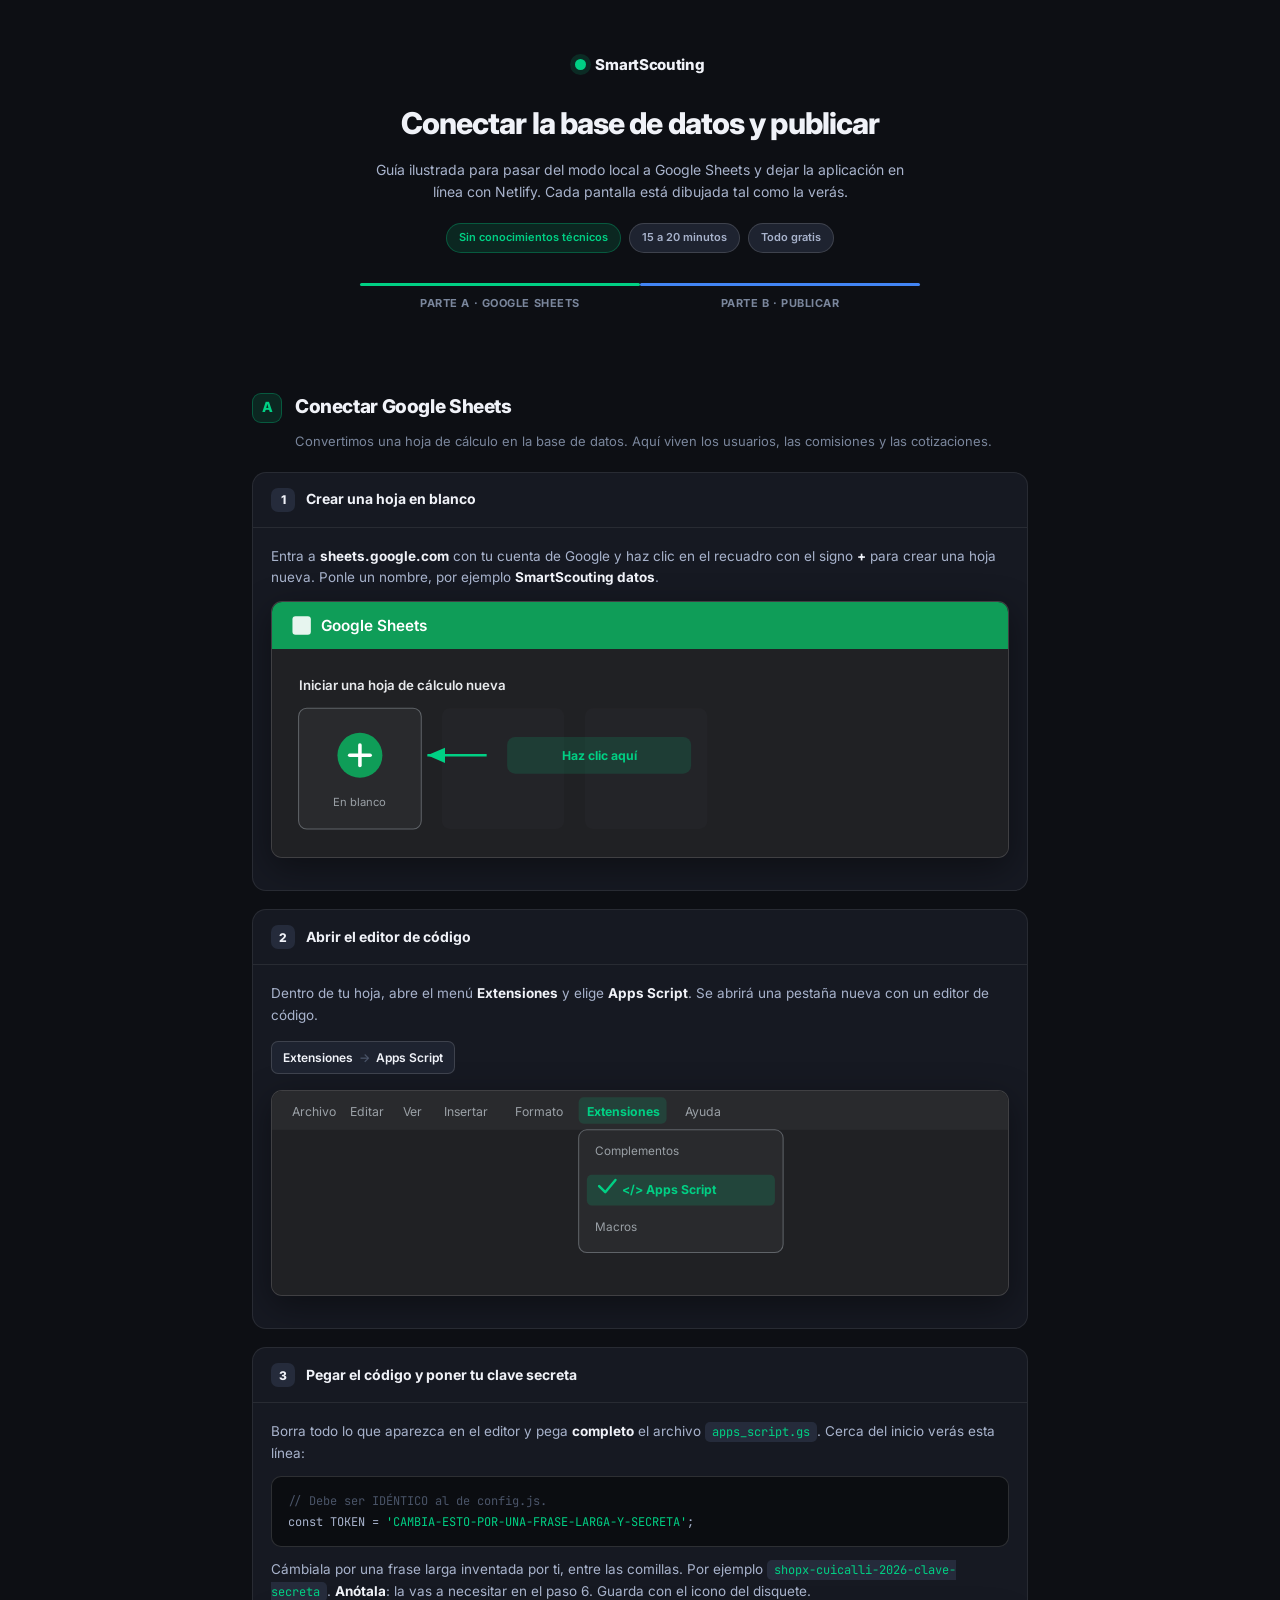
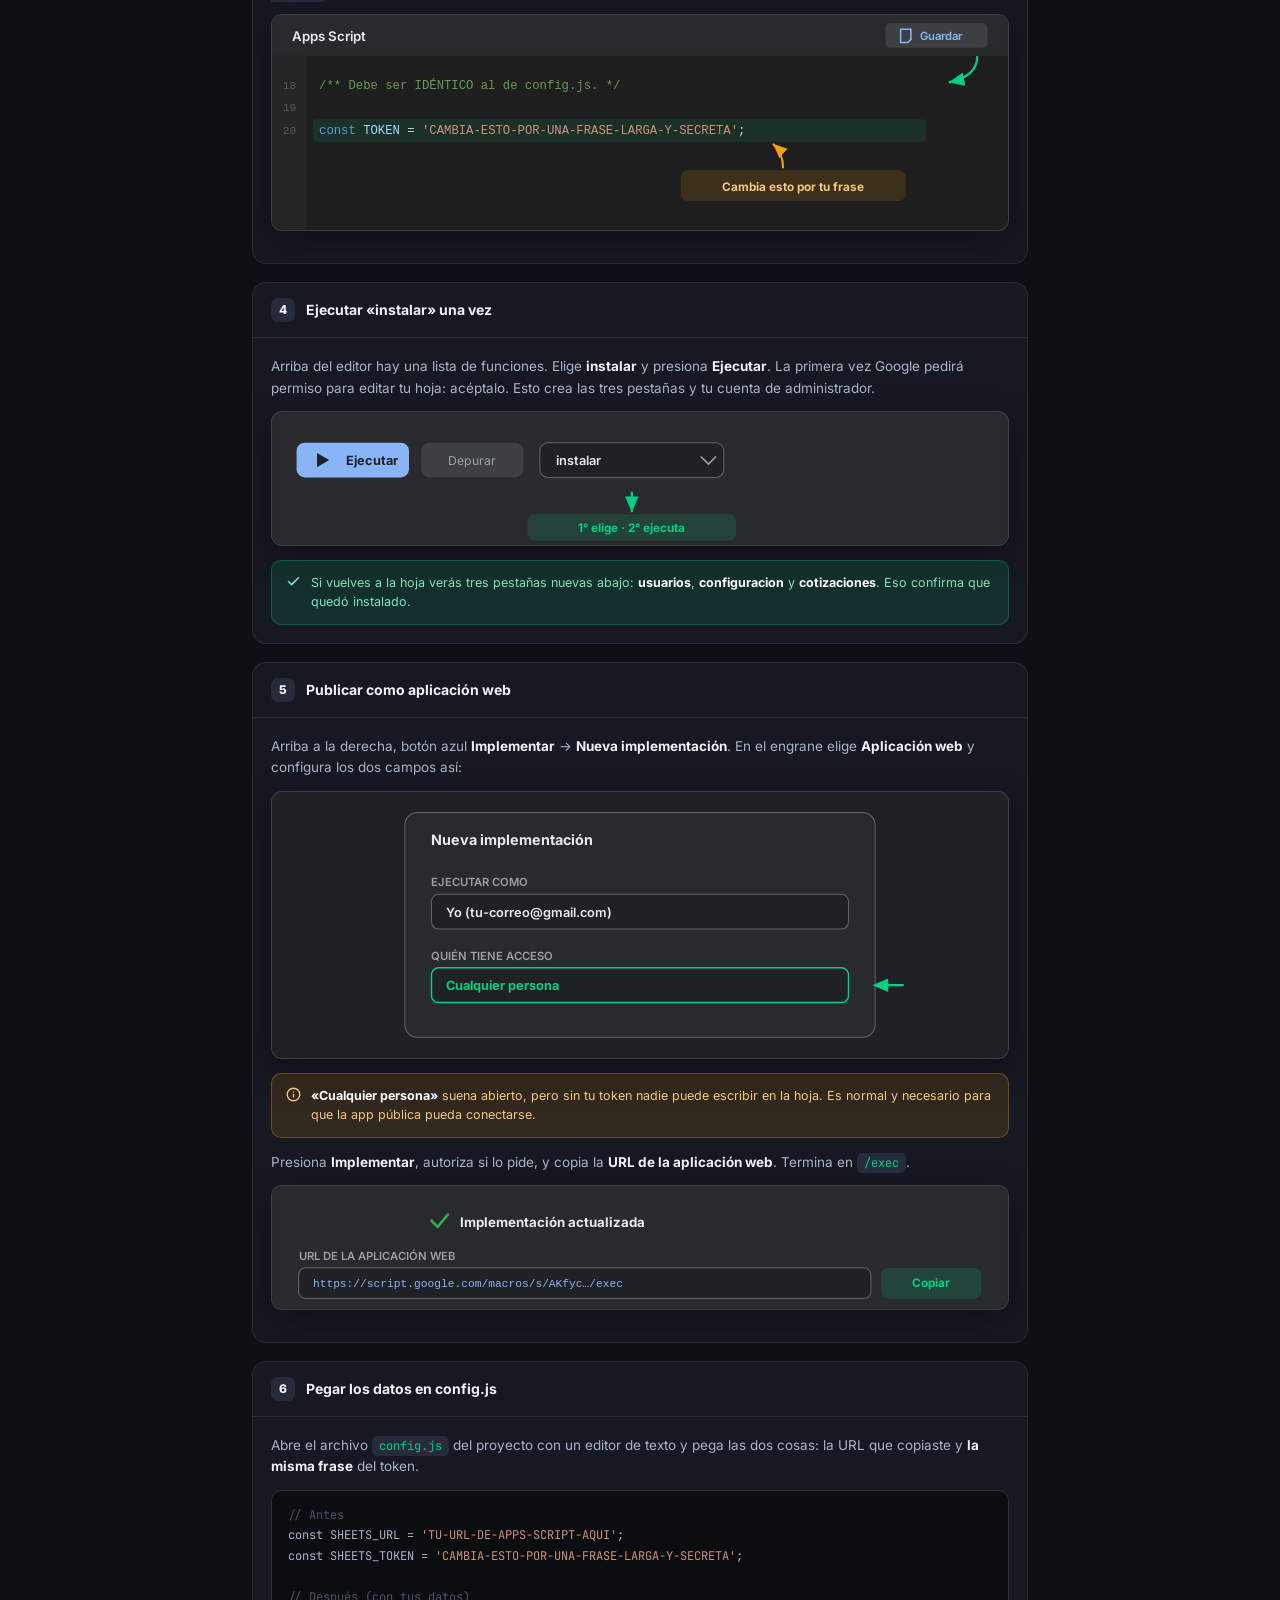
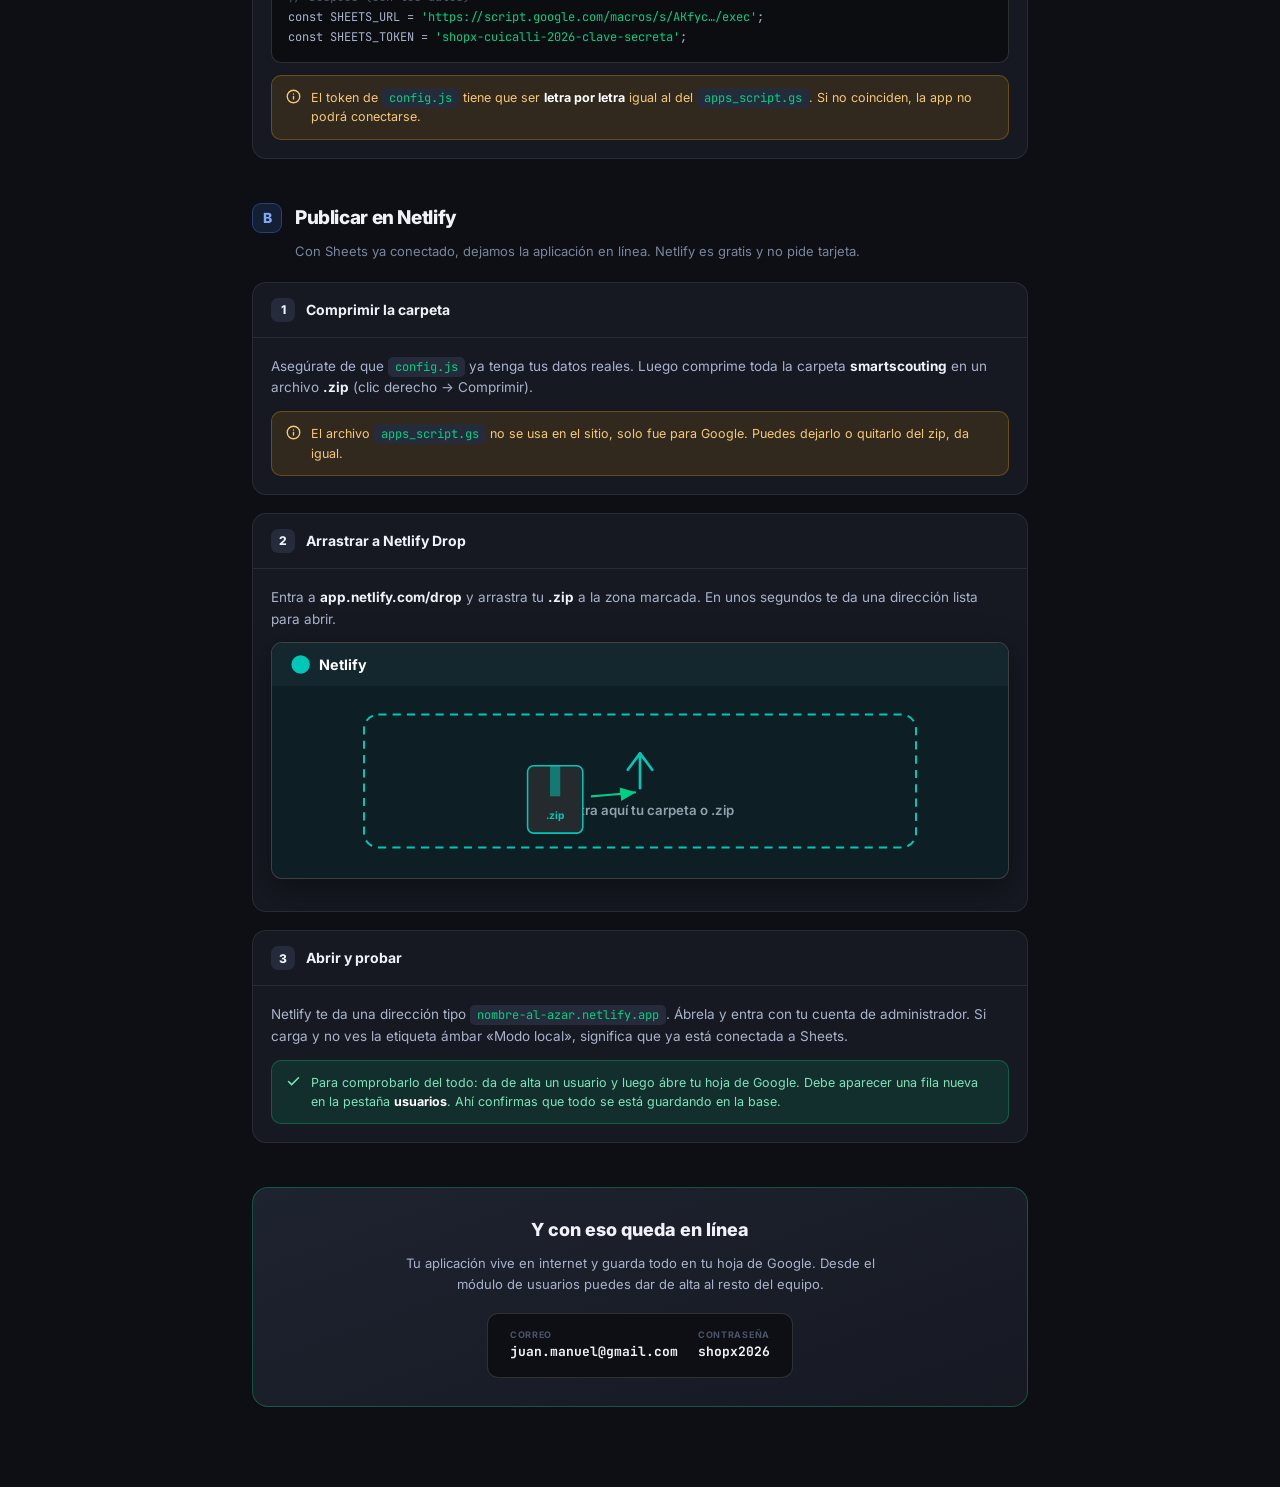
<file: smartscouting/GUIA_VISUAL.html>
<!DOCTYPE html>
<html lang="es">
<head>
<meta charset="UTF-8">
<meta name="viewport" content="width=device-width, initial-scale=1.0">
<title>SmartScouting · Guía visual de instalación</title>
<link href="https://fonts.googleapis.com/css2?family=Inter:wght@400;500;600;700;800;900&family=JetBrains+Mono:wght@400;500;700&display=swap" rel="stylesheet">
<style>
*,*::before,*::after{box-sizing:border-box;margin:0;padding:0}
:root{
  --bg:#0D0F14;--s1:#161922;--s2:#1E2330;--s3:#252B3B;
  --border:rgba(255,255,255,0.08);--border-s:rgba(255,255,255,0.14);
  --t1:#F0F2F8;--t2:#A8B3CC;--t3:#7A869C;--t4:#4A5468;
  --accent:#00D084;--ac-dim:rgba(0,208,132,0.12);--ac-b:rgba(0,208,132,0.3);
  --warn:#F59E0B;--wn-dim:rgba(245,158,11,0.12);--wn-b:rgba(245,158,11,0.3);
  --blue:#4285F4;--green:#34A853;--sheet:#0F9D58;
  --mono:'JetBrains Mono',monospace;--sans:'Inter',sans-serif;
}
body{background:var(--bg);color:var(--t1);font-family:var(--sans);line-height:1.6;
  background-image:radial-gradient(1000px 560px at 12% -10%, rgba(0,208,132,.06), transparent 60%);
  -webkit-font-smoothing:antialiased;padding-bottom:80px;}
.wrap{max-width:820px;margin:0 auto;padding:0 22px;}

/* encabezado */
header{padding:52px 22px 36px;text-align:center;}
.logo{display:inline-flex;align-items:center;gap:9px;margin-bottom:22px;}
.logo-dot{width:11px;height:11px;border-radius:50%;background:var(--accent);box-shadow:0 0 0 5px rgba(0,208,132,.14);}
.logo-txt{font-size:15px;font-weight:800;letter-spacing:-.02em;}
header h1{font-size:30px;font-weight:800;letter-spacing:-.03em;margin-bottom:12px;}
header p{font-size:14px;color:var(--t2);max-width:560px;margin:0 auto;}
.meta{display:inline-flex;gap:8px;margin-top:20px;flex-wrap:wrap;justify-content:center;}
.tag{font-size:11px;font-weight:600;padding:5px 12px;border-radius:99px;background:var(--s2);border:0.5px solid var(--border-s);color:var(--t2);}
.tag.on{background:var(--ac-dim);border-color:var(--ac-b);color:var(--accent);}

/* línea de progreso */
.fases{display:flex;gap:0;max-width:560px;margin:30px auto 0;}
.fase{flex:1;text-align:center;position:relative;font-size:11px;font-weight:700;color:var(--t3);text-transform:uppercase;letter-spacing:.05em;}
.fase::before{content:'';display:block;height:3px;background:var(--s3);margin-bottom:9px;border-radius:2px;}
.fase.a::before{background:var(--accent);}
.fase.b::before{background:var(--blue);}

/* secciones */
section{margin-top:44px;}
.sec-hd{display:flex;align-items:center;gap:13px;margin-bottom:8px;}
.sec-n{width:30px;height:30px;border-radius:9px;background:var(--ac-dim);color:var(--accent);border:0.5px solid var(--ac-b);
  display:flex;align-items:center;justify-content:center;font-weight:800;font-size:14px;flex-shrink:0;}
.sec-hd.blue .sec-n{background:rgba(66,133,244,.14);color:#7FA8F5;border-color:rgba(66,133,244,.35);}
.sec-hd h2{font-size:19px;font-weight:800;letter-spacing:-.02em;}
.sec-sub{font-size:13px;color:var(--t3);margin:0 0 20px 43px;}

/* pasos */
.paso{background:var(--s1);border:0.5px solid var(--border);border-radius:14px;overflow:hidden;margin-bottom:18px;}
.paso-hd{display:flex;align-items:center;gap:11px;padding:15px 18px;border-bottom:0.5px solid var(--border);}
.paso-num{width:24px;height:24px;border-radius:7px;background:var(--s3);color:var(--t1);display:flex;align-items:center;
  justify-content:center;font-size:12px;font-weight:800;flex-shrink:0;}
.paso-t{font-size:14px;font-weight:700;}
.paso-bd{padding:18px;}
.paso-bd p{font-size:13.5px;color:var(--t2);margin-bottom:12px;}
.paso-bd p:last-child{margin-bottom:0;}
.paso-bd b{color:var(--t1);font-weight:700;}
.mock{margin:6px 0 14px;border-radius:11px;overflow:hidden;border:0.5px solid var(--border-s);background:#202124;box-shadow:0 10px 34px rgba(0,0,0,.4);}
.mock svg{display:block;width:100%;height:auto;}
.mock-cap{font-size:11px;color:var(--t4);text-align:center;padding:8px;background:var(--s2);border-top:0.5px solid var(--border);}

.ruta{display:inline-flex;align-items:center;gap:6px;flex-wrap:wrap;background:var(--s2);border:0.5px solid var(--border-s);
  border-radius:7px;padding:6px 11px;font-size:12px;font-weight:600;margin:2px 0;}
.ruta .sep{color:var(--t4);}
.ruta .k{color:var(--t1);}

.tip{display:flex;gap:10px;background:var(--wn-dim);border:0.5px solid var(--wn-b);border-radius:10px;
  padding:12px 14px;font-size:12.5px;color:#F5C878;line-height:1.55;margin-top:12px;}
.tip.ok{background:var(--ac-dim);border-color:var(--ac-b);color:#7EE3B8;}
.tip svg{flex-shrink:0;margin-top:1px;}
.tip b{color:#fff;font-weight:700;}

code{font-family:var(--mono);font-size:12px;background:var(--s3);padding:2px 7px;border-radius:5px;color:var(--accent);}
.bloque{background:#0B0D11;border:0.5px solid var(--border-s);border-radius:10px;padding:14px 16px;margin:12px 0;
  font-family:var(--mono);font-size:12px;line-height:1.7;overflow-x:auto;color:var(--t2);}
.bloque .c{color:var(--t4);}
.bloque .v{color:var(--accent);}

/* cierre */
.final{background:linear-gradient(160deg,var(--s2),var(--s1));border:0.5px solid var(--ac-b);border-radius:16px;
  padding:28px;text-align:center;margin-top:44px;}
.final h3{font-size:18px;font-weight:800;margin-bottom:8px;}
.final p{font-size:13px;color:var(--t2);max-width:480px;margin:0 auto;}
.cuenta{display:inline-flex;gap:20px;margin-top:18px;padding:14px 22px;background:var(--bg);border-radius:11px;border:0.5px solid var(--border-s);}
.cuenta div{text-align:left;}
.cuenta .l{font-size:9px;font-weight:700;color:var(--t4);text-transform:uppercase;letter-spacing:.08em;}
.cuenta .v{font-size:13px;font-weight:700;font-family:var(--mono);color:var(--t1);}

@media print{
  body{background:#fff;color:#111;}
  .mock{box-shadow:none;}
  header,.fases{page-break-after:avoid;}
  .paso,.final{page-break-inside:avoid;}
}
@media(max-width:560px){
  header h1{font-size:24px;}
  .sec-sub{margin-left:0;}
  .cuenta{flex-direction:column;gap:10px;}
}
</style>
</head>
<body>

<header>
  <div class="logo"><div class="logo-dot"></div><span class="logo-txt">SmartScouting</span></div>
  <h1>Conectar la base de datos y publicar</h1>
  <p>Guía ilustrada para pasar del modo local a Google Sheets y dejar la aplicación en línea con Netlify. Cada pantalla está dibujada tal como la verás.</p>
  <div class="meta">
    <span class="tag on">Sin conocimientos técnicos</span>
    <span class="tag">15 a 20 minutos</span>
    <span class="tag">Todo gratis</span>
  </div>
  <div class="fases">
    <div class="fase a">Parte A · Google Sheets</div>
    <div class="fase b">Parte B · Publicar</div>
  </div>
</header>

<div class="wrap">

<!-- ═══════════ PARTE A ═══════════ -->
<section>
  <div class="sec-hd">
    <div class="sec-n">A</div>
    <h2>Conectar Google Sheets</h2>
  </div>
  <p class="sec-sub">Convertimos una hoja de cálculo en la base de datos. Aquí viven los usuarios, las comisiones y las cotizaciones.</p>

  <!-- Paso 1 -->
  <div class="paso">
    <div class="paso-hd"><div class="paso-num">1</div><div class="paso-t">Crear una hoja en blanco</div></div>
    <div class="paso-bd">
      <p>Entra a <b>sheets.google.com</b> con tu cuenta de Google y haz clic en el recuadro con el signo <b>+</b> para crear una hoja nueva. Ponle un nombre, por ejemplo <b>SmartScouting datos</b>.</p>
      <div class="mock">
        <svg viewBox="0 0 720 250" xmlns="http://www.w3.org/2000/svg" font-family="Inter, sans-serif">
          <rect width="720" height="250" fill="#202124"/>
          <!-- barra superior verde -->
          <rect width="720" height="46" fill="#0F9D58"/>
          <rect x="20" y="14" width="18" height="18" rx="3" fill="#fff" opacity=".9"/>
          <text x="48" y="28" fill="#fff" font-size="15" font-weight="600">Google Sheets</text>
          <!-- titulo -->
          <text x="26" y="86" fill="#E8EAED" font-size="13" font-weight="600">Iniciar una hoja de cálculo nueva</text>
          <!-- tarjeta en blanco con + -->
          <rect x="26" y="104" width="120" height="118" rx="8" fill="#292A2D" stroke="#5F6368" stroke-width="1"/>
          <circle cx="86" cy="150" r="22" fill="#0F9D58"/>
          <line x1="86" y1="140" x2="86" y2="160" stroke="#fff" stroke-width="3.5" stroke-linecap="round"/>
          <line x1="76" y1="150" x2="96" y2="150" stroke="#fff" stroke-width="3.5" stroke-linecap="round"/>
          <text x="86" y="200" fill="#9AA0A6" font-size="11" text-anchor="middle">En blanco</text>
          <!-- otras plantillas atenuadas -->
          <rect x="166" y="104" width="120" height="118" rx="8" fill="#292A2D" opacity=".4"/>
          <rect x="306" y="104" width="120" height="118" rx="8" fill="#292A2D" opacity=".4"/>
          <!-- flecha -->
          <path d="M 210 150 Q 175 150 152 150" fill="none" stroke="#00D084" stroke-width="2.5" marker-end="url(#a1)"/>
          <defs><marker id="a1" markerWidth="10" markerHeight="10" refX="7" refY="3" orient="auto"><path d="M0,0 L7,3 L0,6 Z" fill="#00D084"/></marker></defs>
          <rect x="230" y="132" width="180" height="36" rx="8" fill="#00D084" opacity=".14"/>
          <text x="320" y="155" fill="#00D084" font-size="12" font-weight="700" text-anchor="middle">Haz clic aquí</text>
        </svg>
      </div>
    </div>
  </div>

  <!-- Paso 2 -->
  <div class="paso">
    <div class="paso-hd"><div class="paso-num">2</div><div class="paso-t">Abrir el editor de código</div></div>
    <div class="paso-bd">
      <p>Dentro de tu hoja, abre el menú <b>Extensiones</b> y elige <b>Apps Script</b>. Se abrirá una pestaña nueva con un editor de código.</p>
      <div class="ruta"><span class="k">Extensiones</span><span class="sep">→</span><span class="k">Apps Script</span></div>
      <div class="mock" style="margin-top:14px">
        <svg viewBox="0 0 720 200" xmlns="http://www.w3.org/2000/svg" font-family="Inter, sans-serif">
          <rect width="720" height="200" fill="#202124"/>
          <!-- barra de menús -->
          <rect width="720" height="38" fill="#292A2D"/>
          <text x="20" y="24" fill="#9AA0A6" font-size="12">Archivo</text>
          <text x="76" y="24" fill="#9AA0A6" font-size="12">Editar</text>
          <text x="128" y="24" fill="#9AA0A6" font-size="12">Ver</text>
          <text x="168" y="24" fill="#9AA0A6" font-size="12">Insertar</text>
          <text x="238" y="24" fill="#9AA0A6" font-size="12">Formato</text>
          <rect x="300" y="6" width="86" height="26" rx="5" fill="#00D084" opacity=".14"/>
          <text x="308" y="24" fill="#00D084" font-size="12" font-weight="700">Extensiones</text>
          <text x="404" y="24" fill="#9AA0A6" font-size="12">Ayuda</text>
          <!-- menú desplegado -->
          <rect x="300" y="38" width="200" height="120" rx="8" fill="#292A2D" stroke="#5F6368" stroke-width="1"/>
          <rect x="308" y="82" width="184" height="30" rx="5" fill="#00D084" opacity=".16"/>
          <path d="M320 97 l6 6 l10 -12" fill="none" stroke="#00D084" stroke-width="2.4" stroke-linecap="round" stroke-linejoin="round" transform="translate(0,-4)"/>
          <text x="342" y="101" fill="#00D084" font-size="12" font-weight="700">&lt;/&gt;  Apps Script</text>
          <text x="316" y="63" fill="#9AA0A6" font-size="11.5">Complementos</text>
          <text x="316" y="137" fill="#9AA0A6" font-size="11.5">Macros</text>
        </svg>
      </div>
    </div>
  </div>

  <!-- Paso 3 -->
  <div class="paso">
    <div class="paso-hd"><div class="paso-num">3</div><div class="paso-t">Pegar el código y poner tu clave secreta</div></div>
    <div class="paso-bd">
      <p>Borra todo lo que aparezca en el editor y pega <b>completo</b> el archivo <code>apps_script.gs</code>. Cerca del inicio verás esta línea:</p>
      <div class="bloque"><span class="c">// Debe ser IDÉNTICO al de config.js.</span><br>const TOKEN = <span class="v">'CAMBIA-ESTO-POR-UNA-FRASE-LARGA-Y-SECRETA'</span>;</div>
      <p>Cámbiala por una frase larga inventada por ti, entre las comillas. Por ejemplo <code>shopx-cuicalli-2026-clave-secreta</code>. <b>Anótala</b>: la vas a necesitar en el paso 6. Guarda con el icono del disquete.</p>
      <div class="mock">
        <svg viewBox="0 0 720 210" xmlns="http://www.w3.org/2000/svg" font-family="Inter, sans-serif">
          <rect width="720" height="210" fill="#1E1E1E"/>
          <rect width="720" height="40" fill="#292A2D"/>
          <text x="20" y="25" fill="#E8EAED" font-size="13" font-weight="600">Apps Script</text>
          <!-- boton guardar -->
          <rect x="600" y="8" width="100" height="24" rx="5" fill="#3C4043"/>
          <path d="M615 14 h10 v10 l-3 3 h-7 z" fill="none" stroke="#8AB4F8" stroke-width="1.5"/>
          <text x="634" y="24" fill="#8AB4F8" font-size="11" font-weight="600">Guardar</text>
          <path d="M690 40 Q690 60 662 66" fill="none" stroke="#00D084" stroke-width="2.2" marker-end="url(#a3)"/>
          <defs><marker id="a3" markerWidth="10" markerHeight="10" refX="7" refY="3" orient="auto"><path d="M0,0 L7,3 L0,6 Z" fill="#00D084"/></marker></defs>
          <!-- numeros de linea -->
          <rect x="0" y="40" width="34" height="170" fill="#252526"/>
          <text x="17" y="72" fill="#5A5A5A" font-size="11" text-anchor="middle" font-family="monospace">18</text>
          <text x="17" y="94" fill="#5A5A5A" font-size="11" text-anchor="middle" font-family="monospace">19</text>
          <text x="17" y="116" fill="#5A5A5A" font-size="11" text-anchor="middle" font-family="monospace">20</text>
          <!-- codigo -->
          <text x="46" y="72" fill="#6A9955" font-size="12" font-family="monospace">/** Debe ser IDÉNTICO al de config.js. */</text>
          <rect x="40" y="102" width="600" height="22" rx="4" fill="#00D084" opacity=".1"/>
          <text x="46" y="116" font-size="12" font-family="monospace"><tspan fill="#569CD6">const</tspan><tspan fill="#9CDCFE"> TOKEN </tspan><tspan fill="#D4D4D4">= </tspan><tspan fill="#CE9178">'CAMBIA-ESTO-POR-UNA-FRASE-LARGA-Y-SECRETA'</tspan><tspan fill="#D4D4D4">;</tspan></text>
          <path d="M 500 150 Q 500 135 490 126" fill="none" stroke="#F59E0B" stroke-width="2" marker-end="url(#a3b)"/>
          <defs><marker id="a3b" markerWidth="10" markerHeight="10" refX="7" refY="3" orient="auto"><path d="M0,0 L7,3 L0,6 Z" fill="#F59E0B"/></marker></defs>
          <rect x="400" y="152" width="220" height="30" rx="7" fill="#F59E0B" opacity=".14"/>
          <text x="510" y="172" fill="#F5C878" font-size="11.5" font-weight="700" text-anchor="middle">Cambia esto por tu frase</text>
        </svg>
      </div>
    </div>
  </div>

  <!-- Paso 4 -->
  <div class="paso">
    <div class="paso-hd"><div class="paso-num">4</div><div class="paso-t">Ejecutar «instalar» una vez</div></div>
    <div class="paso-bd">
      <p>Arriba del editor hay una lista de funciones. Elige <b>instalar</b> y presiona <b>Ejecutar</b>. La primera vez Google pedirá permiso para editar tu hoja: acéptalo. Esto crea las tres pestañas y tu cuenta de administrador.</p>
      <div class="mock">
        <svg viewBox="0 0 720 130" xmlns="http://www.w3.org/2000/svg" font-family="Inter, sans-serif">
          <rect width="720" height="130" fill="#292A2D"/>
          <!-- boton ejecutar -->
          <rect x="24" y="30" width="110" height="34" rx="8" fill="#8AB4F8"/>
          <path d="M44 40 l0 14 l12 -7 z" fill="#202124"/>
          <text x="72" y="52" fill="#202124" font-size="12.5" font-weight="700">Ejecutar</text>
          <!-- boton depurar atenuado -->
          <rect x="146" y="30" width="100" height="34" rx="8" fill="#3C4043"/>
          <text x="196" y="52" fill="#9AA0A6" font-size="12" text-anchor="middle">Depurar</text>
          <!-- selector de funcion -->
          <rect x="262" y="30" width="180" height="34" rx="8" fill="#202124" stroke="#5F6368" stroke-width="1"/>
          <text x="278" y="52" fill="#E8EAED" font-size="12.5" font-weight="600">instalar</text>
          <path d="M420 44 l7 7 l7 -7" fill="none" stroke="#9AA0A6" stroke-width="1.6" stroke-linecap="round"/>
          <path d="M352 78 Q352 92 352 98" fill="none" stroke="#00D084" stroke-width="2.2" marker-end="url(#a4)"/>
          <defs><marker id="a4" markerWidth="10" markerHeight="10" refX="7" refY="3" orient="auto"><path d="M0,0 L7,3 L0,6 Z" fill="#00D084"/></marker></defs>
          <rect x="250" y="100" width="204" height="26" rx="7" fill="#00D084" opacity=".14"/>
          <text x="352" y="117" fill="#00D084" font-size="11.5" font-weight="700" text-anchor="middle">1° elige  ·  2° ejecuta</text>
        </svg>
      </div>
      <div class="tip ok">
        <svg width="15" height="15" viewBox="0 0 24 24" fill="none" stroke="currentColor" stroke-width="2.4" stroke-linecap="round"><path d="M20 6L9 17l-5-5"/></svg>
        <span>Si vuelves a la hoja verás tres pestañas nuevas abajo: <b>usuarios</b>, <b>configuracion</b> y <b>cotizaciones</b>. Eso confirma que quedó instalado.</span>
      </div>
    </div>
  </div>

  <!-- Paso 5 -->
  <div class="paso">
    <div class="paso-hd"><div class="paso-num">5</div><div class="paso-t">Publicar como aplicación web</div></div>
    <div class="paso-bd">
      <p>Arriba a la derecha, botón azul <b>Implementar</b> → <b>Nueva implementación</b>. En el engrane elige <b>Aplicación web</b> y configura los dos campos así:</p>
      <div class="mock">
        <svg viewBox="0 0 720 260" xmlns="http://www.w3.org/2000/svg" font-family="Inter, sans-serif">
          <rect width="720" height="260" fill="#202124"/>
          <!-- ventana modal -->
          <rect x="130" y="20" width="460" height="220" rx="12" fill="#292A2D" stroke="#5F6368" stroke-width="1"/>
          <text x="156" y="52" fill="#E8EAED" font-size="14" font-weight="700">Nueva implementación</text>
          <!-- campo ejecutar como -->
          <text x="156" y="92" fill="#9AA0A6" font-size="11" font-weight="600">EJECUTAR COMO</text>
          <rect x="156" y="100" width="408" height="34" rx="7" fill="#202124" stroke="#5F6368"/>
          <text x="170" y="122" fill="#E8EAED" font-size="12.5" font-weight="600">Yo (tu-correo@gmail.com)</text>
          <!-- campo acceso -->
          <text x="156" y="164" fill="#9AA0A6" font-size="11" font-weight="600">QUIÉN TIENE ACCESO</text>
          <rect x="156" y="172" width="408" height="34" rx="7" fill="#202124" stroke="#00D084" stroke-width="1.4"/>
          <text x="170" y="194" fill="#00D084" font-size="12.5" font-weight="700">Cualquier persona</text>
          <path d="M594 189 Q612 189 618 189" fill="none" stroke="#00D084" stroke-width="2.2" marker-start="url(#a5)"/>
          <defs><marker id="a5" markerWidth="10" markerHeight="10" refX="3" refY="3" orient="auto"><path d="M7,0 L0,3 L7,6 Z" fill="#00D084"/></marker></defs>
          <!-- boton implementar -->
          <rect x="470" y="210" width="94" height="0" fill="none"/>
        </svg>
      </div>
      <div class="tip">
        <svg width="15" height="15" viewBox="0 0 24 24" fill="none" stroke="currentColor" stroke-width="2.2" stroke-linecap="round"><circle cx="12" cy="12" r="10"/><path d="M12 16v-4M12 8h.01"/></svg>
        <span><b>«Cualquier persona»</b> suena abierto, pero sin tu token nadie puede escribir en la hoja. Es normal y necesario para que la app pública pueda conectarse.</span>
      </div>
      <p style="margin-top:14px">Presiona <b>Implementar</b>, autoriza si lo pide, y copia la <b>URL de la aplicación web</b>. Termina en <code>/exec</code>.</p>
      <div class="mock">
        <svg viewBox="0 0 720 120" xmlns="http://www.w3.org/2000/svg" font-family="Inter, sans-serif">
          <rect width="720" height="120" fill="#292A2D"/>
          <path d="M156 34 l6 6 l10 -12" fill="none" stroke="#34A853" stroke-width="2.6" stroke-linecap="round" stroke-linejoin="round"/>
          <text x="184" y="40" fill="#E8EAED" font-size="13" font-weight="700">Implementación actualizada</text>
          <text x="26" y="72" fill="#9AA0A6" font-size="11" font-weight="600">URL DE LA APLICACIÓN WEB</text>
          <rect x="26" y="80" width="560" height="30" rx="7" fill="#202124" stroke="#5F6368"/>
          <text x="40" y="99" fill="#8AB4F8" font-size="11" font-family="monospace">https://script.google.com/macros/s/AKfyc…/exec</text>
          <rect x="596" y="80" width="98" height="30" rx="7" fill="#00D084" opacity=".16"/>
          <text x="645" y="99" fill="#00D084" font-size="11.5" font-weight="700" text-anchor="middle">Copiar</text>
        </svg>
      </div>
    </div>
  </div>

  <!-- Paso 6 -->
  <div class="paso">
    <div class="paso-hd"><div class="paso-num">6</div><div class="paso-t">Pegar los datos en config.js</div></div>
    <div class="paso-bd">
      <p>Abre el archivo <code>config.js</code> del proyecto con un editor de texto y pega las dos cosas: la URL que copiaste y <b>la misma frase</b> del token.</p>
      <div class="bloque"><span class="c">// Antes</span><br>const SHEETS_URL   = <span style="color:#CE9178">'TU-URL-DE-APPS-SCRIPT-AQUI'</span>;<br>const SHEETS_TOKEN = <span style="color:#CE9178">'CAMBIA-ESTO-POR-UNA-FRASE-LARGA-Y-SECRETA'</span>;<br><br><span class="c">// Después (con tus datos)</span><br>const SHEETS_URL   = <span class="v">'https://script.google.com/macros/s/AKfyc…/exec'</span>;<br>const SHEETS_TOKEN = <span class="v">'shopx-cuicalli-2026-clave-secreta'</span>;</div>
      <div class="tip">
        <svg width="15" height="15" viewBox="0 0 24 24" fill="none" stroke="currentColor" stroke-width="2.2" stroke-linecap="round"><circle cx="12" cy="12" r="10"/><path d="M12 16v-4M12 8h.01"/></svg>
        <span>El token de <code>config.js</code> tiene que ser <b>letra por letra</b> igual al del <code>apps_script.gs</code>. Si no coinciden, la app no podrá conectarse.</span>
      </div>
    </div>
  </div>
</section>

<!-- ═══════════ PARTE B ═══════════ -->
<section>
  <div class="sec-hd blue">
    <div class="sec-n">B</div>
    <h2>Publicar en Netlify</h2>
  </div>
  <p class="sec-sub">Con Sheets ya conectado, dejamos la aplicación en línea. Netlify es gratis y no pide tarjeta.</p>

  <div class="paso">
    <div class="paso-hd"><div class="paso-num">1</div><div class="paso-t">Comprimir la carpeta</div></div>
    <div class="paso-bd">
      <p>Asegúrate de que <code>config.js</code> ya tenga tus datos reales. Luego comprime toda la carpeta <b>smartscouting</b> en un archivo <b>.zip</b> (clic derecho → Comprimir).</p>
      <div class="tip">
        <svg width="15" height="15" viewBox="0 0 24 24" fill="none" stroke="currentColor" stroke-width="2.2" stroke-linecap="round"><circle cx="12" cy="12" r="10"/><path d="M12 16v-4M12 8h.01"/></svg>
        <span>El archivo <code>apps_script.gs</code> no se usa en el sitio, solo fue para Google. Puedes dejarlo o quitarlo del zip, da igual.</span>
      </div>
    </div>
  </div>

  <div class="paso">
    <div class="paso-hd"><div class="paso-num">2</div><div class="paso-t">Arrastrar a Netlify Drop</div></div>
    <div class="paso-bd">
      <p>Entra a <b>app.netlify.com/drop</b> y arrastra tu <b>.zip</b> a la zona marcada. En unos segundos te da una dirección lista para abrir.</p>
      <div class="mock">
        <svg viewBox="0 0 720 230" xmlns="http://www.w3.org/2000/svg" font-family="Inter, sans-serif">
          <rect width="720" height="230" fill="#0E1E25"/>
          <rect width="720" height="42" fill="#14262E"/>
          <circle cx="28" cy="21" r="9" fill="#00C7B7"/>
          <text x="46" y="26" fill="#fff" font-size="14" font-weight="700">Netlify</text>
          <!-- zona de drop -->
          <rect x="90" y="70" width="540" height="130" rx="14" fill="none" stroke="#00C7B7" stroke-width="2" stroke-dasharray="8 6"/>
          <path d="M360 108 l0 34 M348 124 l12 -16 l12 16" fill="none" stroke="#00C7B7" stroke-width="2.6" stroke-linecap="round" stroke-linejoin="round"/>
          <text x="360" y="168" fill="#8FA3AC" font-size="13" text-anchor="middle" font-weight="600">Arrastra aquí tu carpeta o .zip</text>
          <!-- zip flotando -->
          <g transform="translate(250,120)">
            <rect x="0" y="0" width="54" height="66" rx="6" fill="#252A2E" stroke="#00C7B7" stroke-width="1.5"/>
            <rect x="22" y="0" width="10" height="30" fill="#00C7B7" opacity=".5"/>
            <text x="27" y="52" fill="#00C7B7" font-size="10" text-anchor="middle" font-weight="700">.zip</text>
          </g>
          <path d="M312 150 Q340 148 356 146" fill="none" stroke="#00D084" stroke-width="2.2" marker-end="url(#b2)"/>
          <defs><marker id="b2" markerWidth="10" markerHeight="10" refX="7" refY="3" orient="auto"><path d="M0,0 L7,3 L0,6 Z" fill="#00D084"/></marker></defs>
        </svg>
      </div>
    </div>
  </div>

  <div class="paso">
    <div class="paso-hd"><div class="paso-num">3</div><div class="paso-t">Abrir y probar</div></div>
    <div class="paso-bd">
      <p>Netlify te da una dirección tipo <code>nombre-al-azar.netlify.app</code>. Ábrela y entra con tu cuenta de administrador. Si carga y no ves la etiqueta ámbar «Modo local», significa que ya está conectada a Sheets.</p>
      <div class="tip ok">
        <svg width="15" height="15" viewBox="0 0 24 24" fill="none" stroke="currentColor" stroke-width="2.4" stroke-linecap="round"><path d="M20 6L9 17l-5-5"/></svg>
        <span>Para comprobarlo del todo: da de alta un usuario y luego ábre tu hoja de Google. Debe aparecer una fila nueva en la pestaña <b>usuarios</b>. Ahí confirmas que todo se está guardando en la base.</span>
      </div>
    </div>
  </div>
</section>

<!-- cierre -->
<div class="final">
  <h3>Y con eso queda en línea</h3>
  <p>Tu aplicación vive en internet y guarda todo en tu hoja de Google. Desde el módulo de usuarios puedes dar de alta al resto del equipo.</p>
  <div class="cuenta">
    <div><div class="l">Correo</div><div class="v">juan.manuel@gmail.com</div></div>
    <div><div class="l">Contraseña</div><div class="v">shopx2026</div></div>
  </div>
</div>

</div>
</body>
</html>
</file>
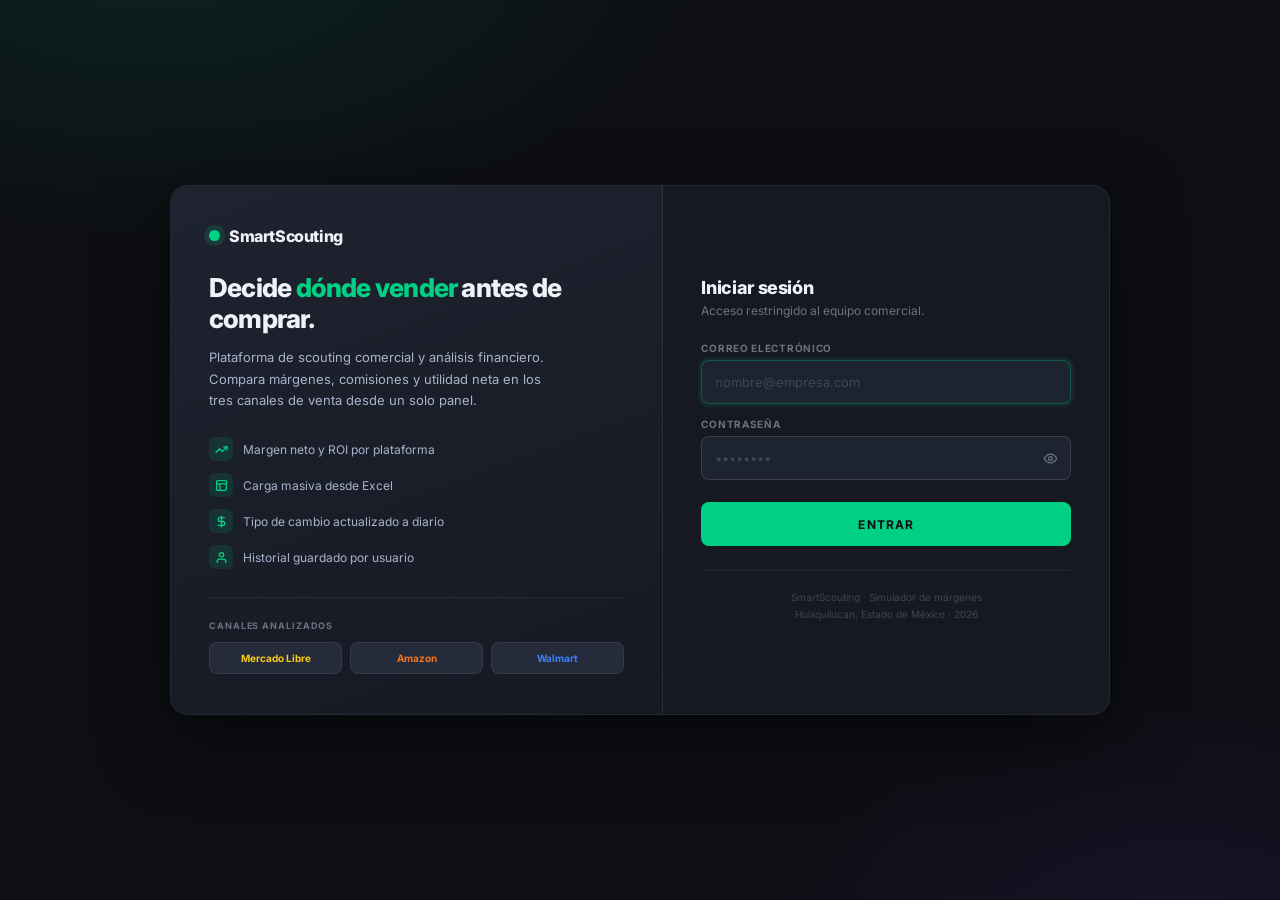
<file: smartscouting/panel.html>
<!DOCTYPE html>
<html lang="es">
<head>
<meta charset="UTF-8">
<meta name="viewport" content="width=device-width, initial-scale=1.0">
<title>SmartScouting · Panel</title>
<link rel="icon" href="data:image/svg+xml,<svg xmlns='http://www.w3.org/2000/svg' viewBox='0 0 32 32'><circle cx='16' cy='16' r='10' fill='%2300D084'/></svg>">
<link href="https://fonts.googleapis.com/css2?family=Inter:wght@400;500;600;700;800;900&family=JetBrains+Mono:wght@400;500;700&display=swap" rel="stylesheet">
<link rel="stylesheet" href="estilos.css">
<script src="tema.js"></script>
<style>
body{background-image:radial-gradient(900px 520px at 8% -10%, rgba(0,208,132,.07), transparent 60%);}
.hero{max-width:1000px;margin:0 auto;padding:52px 24px 12px;}
.saludo{font-size:11px;font-weight:700;color:var(--accent);text-transform:uppercase;letter-spacing:.1em;margin-bottom:10px;}
.hero h1{font-size:30px;font-weight:800;letter-spacing:-.035em;margin-bottom:10px;}
.hero p{font-size:13.5px;color:var(--t2);line-height:1.65;max-width:560px;}
.mods{max-width:1000px;margin:0 auto;padding:32px 24px 70px;display:grid;grid-template-columns:1fr 1fr;gap:18px;}
.mod{display:block;text-decoration:none;color:inherit;background:var(--s1);border:0.5px solid var(--border);
  border-radius:14px;padding:26px;transition:border-color .18s,transform .18s,background .18s;}
.mod:hover{border-color:var(--ac-b);transform:translateY(-2px);background:var(--s2);}
.mod-ic{width:44px;height:44px;border-radius:11px;background:var(--ac-dim);color:var(--accent);
  display:flex;align-items:center;justify-content:center;margin-bottom:18px;}
.mod h2{font-size:17px;font-weight:800;letter-spacing:-.02em;margin-bottom:8px;}
.mod p{font-size:12.5px;color:var(--t3);line-height:1.65;margin-bottom:16px;}
.mod ul{list-style:none;display:flex;flex-direction:column;gap:7px;margin-bottom:20px;}
.mod li{display:flex;align-items:center;gap:8px;font-size:11.5px;color:var(--t2);}
.mod li::before{content:'';width:4px;height:4px;border-radius:50%;background:var(--accent);flex-shrink:0;}
.mod-go{display:inline-flex;align-items:center;gap:7px;font-size:11px;font-weight:800;color:var(--accent);
  text-transform:uppercase;letter-spacing:.08em;}
.stats{max-width:1000px;margin:0 auto;padding:0 24px 60px;display:grid;grid-template-columns:repeat(3,1fr);gap:14px;}
.stat{background:var(--s1);border:0.5px solid var(--border);border-radius:12px;padding:16px 18px;}
.stat-l{font-size:9.5px;font-weight:700;color:var(--t3);text-transform:uppercase;letter-spacing:.09em;margin-bottom:7px;}
.stat-v{font-size:24px;font-weight:800;font-family:var(--mono);letter-spacing:-.03em;color:var(--t1);}
.stat-v.mut{color:var(--t4);font-size:16px;}
@media(max-width:760px){.mods,.stats{grid-template-columns:1fr;}.hero h1{font-size:24px;}}
</style>
</head>
<body>

<div class="topbar">
  <div class="tb-left"><div class="logo"><div class="logo-dot"></div><span class="logo-txt">SmartScouting</span></div></div>
  <div class="tb-right">
    <div class="user-pill">
      <div class="user-av" id="av">··</div>
      <span class="user-nm" id="nm">Cargando…</span>
      <span class="rol-tag admin">Administrador</span>
    </div>
    <button class="btn btn-sec btn-sm" id="respaldo" style="height:34px" title="Descarga un archivo con usuarios, configuración y cotizaciones">
      <svg width="13" height="13" viewBox="0 0 24 24" fill="none" stroke="currentColor" stroke-width="2" stroke-linecap="round"><path d="M21 15v4a2 2 0 0 1-2 2H5a2 2 0 0 1-2-2v-4M7 10l5 5 5-5M12 15V3"/></svg>
      Respaldo
    </button>
    <button class="btn btn-sec btn-sm" data-tema-icono style="height:34px;width:34px;padding:0"></button>
    <button class="btn btn-sec btn-sm" id="salir" style="height:34px">
      <svg width="13" height="13" viewBox="0 0 24 24" fill="none" stroke="currentColor" stroke-width="2" stroke-linecap="round"><path d="M9 21H5a2 2 0 0 1-2-2V5a2 2 0 0 1 2-2h4M16 17l5-5-5-5M21 12H9"/></svg>
      Salir
    </button>
  </div>
</div>

<div class="hero">
  <div class="saludo" id="saludo">Panel de administración</div>
  <h1>¿Qué quieres hacer hoy?</h1>
  <p>Desde aquí controlas las dos partes del sistema: el análisis de productos y las cuentas de quienes pueden entrar.</p>
</div>

<div class="stats">
  <div class="stat"><div class="stat-l">Usuarios registrados</div><div class="stat-v mut" id="s-usuarios">…</div></div>
  <div class="stat"><div class="stat-l">Cotizaciones en el sistema</div><div class="stat-v mut" id="s-cotiz">…</div></div>
  <div class="stat"><div class="stat-l">Configuración actualizada</div><div class="stat-v mut" id="s-config">…</div></div>
</div>

<div class="mods">
  <a class="mod" href="app.html">
    <div class="mod-ic">
      <svg width="22" height="22" viewBox="0 0 24 24" fill="none" stroke="currentColor" stroke-width="2" stroke-linecap="round"><rect x="4" y="2" width="16" height="20" rx="2"/><path d="M8 6h8M8 10h.01M12 10h.01M16 10h.01M8 14h.01M12 14h.01M16 14h.01M8 18h4"/></svg>
    </div>
    <h2>Calculadora de scouting</h2>
    <p>Analiza productos, compara los tres canales de venta y guarda las cotizaciones.</p>
    <ul>
      <li>Margen neto y ROI por plataforma</li>
      <li>Comisiones y variables editables</li>
      <li>Historial completo del equipo</li>
    </ul>
    <span class="mod-go">Abrir módulo
      <svg width="13" height="13" viewBox="0 0 24 24" fill="none" stroke="currentColor" stroke-width="2.6" stroke-linecap="round"><path d="M5 12h14M13 6l6 6-6 6"/></svg>
    </span>
  </a>

  <a class="mod" href="usuarios.html">
    <div class="mod-ic">
      <svg width="22" height="22" viewBox="0 0 24 24" fill="none" stroke="currentColor" stroke-width="2" stroke-linecap="round"><path d="M16 21v-2a4 4 0 0 0-4-4H6a4 4 0 0 0-4 4v2"/><circle cx="9" cy="7" r="4"/><path d="M19 8v6M22 11h-6"/></svg>
    </div>
    <h2>Creación de usuarios</h2>
    <p>Da de alta a las personas del equipo y define a qué pueden entrar.</p>
    <ul>
      <li>Alta con nombre, apellidos, edad y correo</li>
      <li>Contraseña asignada al registrarlos</li>
      <li>Activar, desactivar y cambiar el rol</li>
    </ul>
    <span class="mod-go">Abrir módulo
      <svg width="13" height="13" viewBox="0 0 24 24" fill="none" stroke="currentColor" stroke-width="2.6" stroke-linecap="round"><path d="M5 12h14M13 6l6 6-6 6"/></svg>
    </span>
  </a>
</div>

<script src="config.js"></script>
<script src="db.js"></script>
<script>
(async ()=>{
  const p = await db.proteger('admin');
  if(!p) return;

  document.getElementById('nm').textContent = p.nombre + ' ' + p.apellidos;
  document.getElementById('av').textContent = (p.nombre[0] + (p.apellidos[0]||'')).toUpperCase();

  const h = new Date().getHours();
  document.getElementById('saludo').textContent =
    (h < 12 ? 'Buenos días' : h < 19 ? 'Buenas tardes' : 'Buenas noches') + ', ' + p.nombre;

  const [us, ct, fecha] = await Promise.all([
    db.listarUsuarios(),
    db.contarCotizaciones(),
    db.fechaConfig()
  ]);

  const pon = (id, txt, mut) => {
    const el = document.getElementById(id);
    el.textContent = txt; el.classList.toggle('mut', !!mut);
  };
  pon('s-usuarios', us.ok ? String(us.filas.filter(u=>u.activo).length) : '—', !us.ok);
  pon('s-cotiz', ct != null ? String(ct) : '—', ct == null);
  pon('s-config', fecha
    ? new Date(fecha).toLocaleDateString('es-MX',{day:'2-digit',month:'short',year:'numeric'})
    : 'Sin cambios', true);
})();

document.getElementById('respaldo').addEventListener('click', async ()=>{
  const datos = await db.exportarTodo();
  const a = document.createElement('a');
  a.href = URL.createObjectURL(new Blob([JSON.stringify(datos,null,2)],{type:'application/json'}));
  a.download = 'smartscouting-respaldo-' + new Date().toISOString().slice(0,10) + '.json';
  a.click(); URL.revokeObjectURL(a.href);
});

document.getElementById('salir').addEventListener('click', async ()=>{
  await db.salir(); location.replace('index.html');
});
</script>
</body>
</html>
</file>
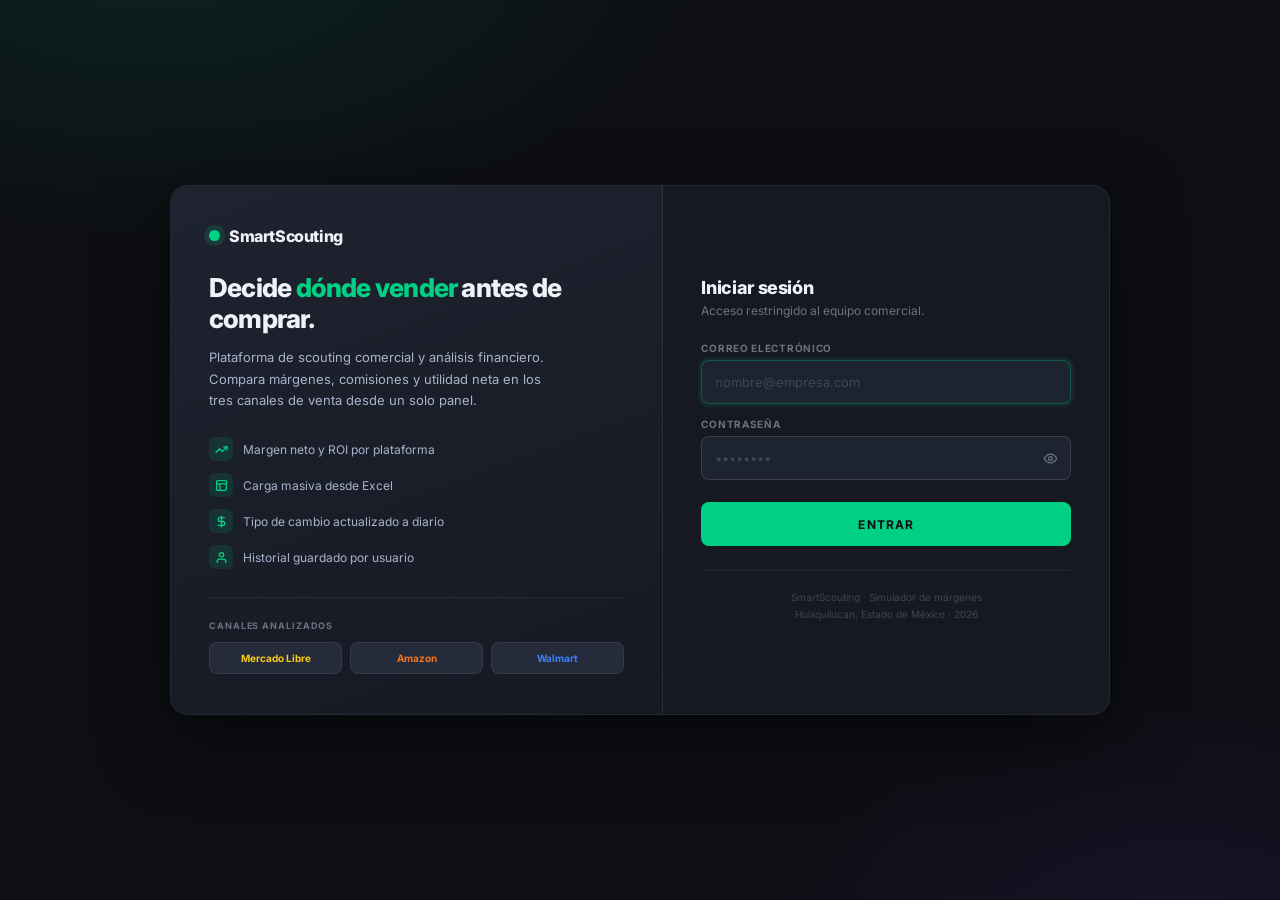
<file: smartscouting/usuarios.html>
<!DOCTYPE html>
<html lang="es">
<head>
<meta charset="UTF-8">
<meta name="viewport" content="width=device-width, initial-scale=1.0">
<title>SmartScouting · Usuarios</title>
<link rel="icon" href="data:image/svg+xml,<svg xmlns='http://www.w3.org/2000/svg' viewBox='0 0 32 32'><circle cx='16' cy='16' r='10' fill='%2300D084'/></svg>">
<link href="https://fonts.googleapis.com/css2?family=Inter:wght@400;500;600;700;800;900&family=JetBrains+Mono:wght@400;500;700&display=swap" rel="stylesheet">
<link rel="stylesheet" href="estilos.css">
<script src="tema.js"></script>
<style>
.cols{display:grid;grid-template-columns:352px 1fr;gap:18px;align-items:start;}
.grid2{display:grid;grid-template-columns:1fr 1fr;gap:12px;}
.grid2>.field{min-width:0;}
.field .fw{max-width:100%;}
.tabla-wrap{overflow-x:auto;}
.acc{display:flex;gap:6px;justify-content:flex-end;}
.gen{background:none;border:none;color:var(--accent);font-size:10px;font-weight:700;cursor:pointer;
  font-family:var(--sans);padding:0;text-transform:uppercase;letter-spacing:.05em;}
.gen:hover{text-decoration:underline;}
.pw-row{display:flex;align-items:center;justify-content:space-between;margin-bottom:6px;}
.pw-row label{margin-bottom:0;}
@media(max-width:900px){.cols{grid-template-columns:1fr;}}
/* avisos flotantes: no mueven el formulario */
#avisos{position:fixed;top:64px;right:20px;z-index:400;display:flex;flex-direction:column;gap:9px;max-width:380px;}
.toast{display:flex;align-items:flex-start;gap:9px;border-radius:10px;padding:12px 14px;font-size:11.5px;line-height:1.55;
  box-shadow:0 14px 40px rgba(0,0,0,.5);animation:entra .25s ease;backdrop-filter:blur(8px);}
.toast.err{background:rgba(239,68,68,.16);border:0.5px solid var(--dn-b);color:#FCA5A5;}
.toast.ok{background:rgba(0,208,132,.14);border:0.5px solid var(--ac-b);color:var(--accent);}
.toast svg{flex-shrink:0;margin-top:1px;}
.toast .x{margin-left:auto;background:none;border:none;color:inherit;cursor:pointer;opacity:.6;padding:0;display:flex;}
.toast .x:hover{opacity:1;}
@keyframes entra{from{opacity:0;transform:translateX(14px)}to{opacity:1;transform:none}}
/* boton de icono en la tabla */
.ico-btn{width:30px;height:30px;border-radius:7px;border:0.5px solid var(--border-s);background:var(--s2);color:var(--t3);
  display:inline-flex;align-items:center;justify-content:center;cursor:pointer;transition:background .15s,color .15s,border-color .15s;}
.ico-btn:hover{background:var(--s3);color:var(--t1);}
.ico-btn.danger:hover{background:var(--dn-dim);color:#FCA5A5;border-color:var(--dn-b);}
.ico-btn.ok:hover{background:var(--ac-dim);color:var(--accent);border-color:var(--ac-b);}
/* ventana de edicion */
.mo{position:fixed;inset:0;background:rgba(0,0,0,.75);backdrop-filter:blur(5px);z-index:500;display:none;align-items:center;justify-content:center;padding:16px;}
.mo.on{display:flex;}
.md{background:var(--s1);border:0.5px solid var(--border-s);border-radius:16px;width:100%;max-width:460px;max-height:90vh;display:flex;flex-direction:column;overflow:hidden;}
.mh{padding:16px 20px;border-bottom:0.5px solid var(--border);display:flex;align-items:center;justify-content:space-between;}
.mh-t{font-size:13px;font-weight:700;}
.mb{padding:20px;overflow-y:auto;}
.mf{padding:14px 20px;border-top:0.5px solid var(--border);display:flex;gap:10px;justify-content:flex-end;}
.nota{background:var(--wn-dim);border:0.5px solid var(--wn-b);color:var(--warn);border-radius:9px;padding:10px 13px;font-size:11px;line-height:1.55;margin-bottom:16px;}
</style>
</head>
<body>

<div class="topbar">
  <div class="tb-left">
    <div class="logo"><div class="logo-dot"></div><span class="logo-txt">SmartScouting</span></div>
    <a class="back-link" href="panel.html">
      <svg width="13" height="13" viewBox="0 0 24 24" fill="none" stroke="currentColor" stroke-width="2.4" stroke-linecap="round"><path d="M19 12H5M11 18l-6-6 6-6"/></svg>
      Volver al panel
    </a>
  </div>
  <div class="tb-right">
    <div class="user-pill">
      <div class="user-av" id="av">··</div>
      <span class="user-nm" id="nm">Cargando…</span>
      <span class="rol-tag admin">Administrador</span>
    </div>
    <button class="btn btn-sec btn-sm" data-tema-icono style="height:34px;width:34px;padding:0"></button>
    <button class="btn btn-sec btn-sm" id="salir" style="height:34px">Salir</button>
  </div>
</div>

<div class="wrap">
  <div class="page-ttl">Creación de usuarios</div>
  <div class="page-sub">Da de alta a las personas del equipo. Entrarán al sistema con el correo y la contraseña que les asignes aquí.</div>

  <div class="cols">

    <!-- ── Formulario de alta ── -->
    <div class="card">
      <div class="card-hd"><span class="card-ttl">Nuevo usuario</span></div>
      <div class="card-bd">

        <div class="grid2">
          <div class="field">
            <label for="nombre">Nombre</label>
            <div class="fw"><input type="text" id="nombre" placeholder="Juan Manuel"></div>
          </div>
          <div class="field">
            <label for="apellidos">Apellidos</label>
            <div class="fw"><input type="text" id="apellidos" placeholder="Almazán Arteaga"></div>
          </div>
        </div>

        <div class="field">
          <label for="edad">Edad</label>
          <div class="fw"><input type="number" id="edad" min="15" max="100" placeholder="25"></div>
        </div>

        <div class="field">
          <label for="correo">Correo electrónico</label>
          <div class="fw"><input type="email" id="correo" placeholder="nombre@empresa.com"></div>
          <div class="hint">Con este correo iniciará sesión.</div>
        </div>

        <div class="field">
          <div class="pw-row">
            <label for="pass">Contraseña</label>
            <button class="gen" id="generar" type="button">Generar</button>
          </div>
          <div class="fw">
            <input type="text" id="pass" placeholder="Mínimo 6 caracteres">
          </div>
          <div class="hint">Se muestra en texto para que puedas copiarla y entregarla. Anótala: después no se puede consultar.</div>
        </div>

        <div class="field">
          <label for="rol">Rol</label>
          <div class="fw sel-w">
            <select id="rol">
              <option value="scouting">Equipo de scouting</option>
              <option value="admin">Administrador</option>
            </select>
          </div>
          <div class="hint" id="rol-hint">Podrá usar la calculadora y ver las comisiones, sin cambiarlas.</div>
        </div>

        <button class="btn btn-pri" id="crear" style="width:100%;height:42px"><span id="crear-txt">Crear usuario</span></button>
      </div>
    </div>

    <!-- ── Listado ── -->
    <div class="card">
      <div class="card-hd">
        <span class="card-ttl">Usuarios registrados</span>
        <span class="card-ttl" id="conteo" style="color:var(--t4)"></span>
      </div>
      <div class="tabla-wrap">
        <table>
          <thead>
            <tr>
              <th>Nombre</th><th>Correo</th><th>Edad</th><th>Rol</th><th>Estado</th><th style="text-align:right">Acciones</th>
            </tr>
          </thead>
          <tbody id="tbody">
            <tr><td colspan="6" class="vacio">Cargando…</td></tr>
          </tbody>
        </table>
      </div>
    </div>

  </div>
</div>

<div id="avisos"></div>

<!-- Ventana para corregir los datos de una cuenta -->
<div class="mo" id="editor">
  <div class="md">
    <div class="mh">
      <span class="mh-t">Modificar usuario</span>
      <button class="ico-btn" id="ed-cerrar" title="Cerrar">
        <svg width="14" height="14" viewBox="0 0 24 24" fill="none" stroke="currentColor" stroke-width="2.2" stroke-linecap="round"><path d="M18 6L6 18M6 6l12 12"/></svg>
      </button>
    </div>
    <div class="mb">
      <div class="nota" id="ed-nota" style="display:none"></div>
      <div class="grid2">
        <div class="field"><label for="ed-nombre">Nombre</label><div class="fw"><input type="text" id="ed-nombre"></div></div>
        <div class="field"><label for="ed-apellidos">Apellidos</label><div class="fw"><input type="text" id="ed-apellidos"></div></div>
      </div>
      <div class="field"><label for="ed-edad">Edad</label><div class="fw"><input type="number" id="ed-edad" min="15" max="100"></div></div>
      <div class="field"><label for="ed-correo">Correo electrónico</label><div class="fw"><input type="email" id="ed-correo"></div></div>
      <div class="field">
        <div class="pw-row"><label for="ed-pass">Nueva contraseña</label><button class="gen" id="ed-generar" type="button">Generar</button></div>
        <div class="fw"><input type="text" id="ed-pass" placeholder="Déjala vacía para no cambiarla"></div>
      </div>
      <div class="field">
        <label for="ed-rol">Rol</label>
        <div class="fw sel-w"><select id="ed-rol">
          <option value="scouting">Equipo de scouting</option>
          <option value="admin">Administrador</option>
        </select></div>
      </div>
    </div>
    <div class="mf">
      <button class="btn btn-sec" id="ed-cancelar">Cancelar</button>
      <button class="btn btn-pri" id="ed-guardar"><span id="ed-guardar-txt">Guardar cambios</span></button>
    </div>
  </div>
</div>

<script src="config.js"></script>
<script src="db.js"></script>
<script>
const $ = id => document.getElementById(id);
let yo = null;

const ICO_ERR = '<svg width="15" height="15" viewBox="0 0 24 24" fill="none" stroke="currentColor" stroke-width="2.2" stroke-linecap="round"><circle cx="12" cy="12" r="10"/><path d="M12 8v4M12 16h.01"/></svg>';
const ICO_OK  = '<svg width="15" height="15" viewBox="0 0 24 24" fill="none" stroke="currentColor" stroke-width="2.4" stroke-linecap="round"><path d="M20 6L9 17l-5-5"/></svg>';

/* Los avisos flotan sobre la pantalla, así que el formulario nunca se mueve */
function aviso(tipo, msg){
  const t = document.createElement('div');
  t.className = 'toast ' + tipo;
  t.innerHTML = (tipo==='err'?ICO_ERR:ICO_OK) +
    '<span></span><button class="x" title="Cerrar"><svg width="12" height="12" viewBox="0 0 24 24" fill="none" stroke="currentColor" stroke-width="2.4" stroke-linecap="round"><path d="M18 6L6 18M6 6l12 12"/></svg></button>';
  t.querySelector('span').textContent = msg;
  t.querySelector('.x').addEventListener('click', ()=>t.remove());
  $('avisos').appendChild(t);
  setTimeout(()=>t.remove(), tipo==='err' ? 7000 : 12000);
}
function limpiarAvisos(){ $('avisos').innerHTML = ''; }

/* ── Listado ── */
function esc(s){ return String(s==null?'':s).replace(/[&<>"']/g, c=>({'&':'&amp;','<':'&lt;','>':'&gt;','"':'&quot;',"'":'&#39;'}[c])); }

async function pintarLista(){
  const r = await db.listarUsuarios();
  const tb = $('tbody');
  if(!r.ok){ tb.innerHTML = '<tr><td colspan="6" class="vacio">No se pudo cargar la lista.<br>'+esc(r.mensaje)+'</td></tr>'; return; }
  if(!r.filas.length){ tb.innerHTML = '<tr><td colspan="6" class="vacio">Todavía no hay usuarios registrados.</td></tr>'; return; }

  $('conteo').textContent = r.filas.length + (r.filas.length === 1 ? ' cuenta' : ' cuentas');
  tb.innerHTML = r.filas.map(u=>{
    const soyYo = u.id === yo.id;
    return `<tr>
      <td class="td-nm">${esc(u.nombre)} ${esc(u.apellidos)}${soyYo?' <span style="color:var(--t4);font-weight:500">(tú)</span>':''}</td>
      <td class="td-mail">${esc(u.correo)}</td>
      <td>${u.edad ?? '—'}</td>
      <td><span class="rol-tag ${u.rol}">${u.rol === 'admin' ? 'Administrador' : 'Scouting'}</span></td>
      <td><span class="estado ${u.activo?'si':'no'}"><span class="pt"></span>${u.activo?'Activo':'Inactivo'}</span></td>
      <td><div class="acc">
        <button class="ico-btn" data-editar="${u.id}" title="Modificar los datos de esta cuenta">
          <svg width="14" height="14" viewBox="0 0 24 24" fill="none" stroke="currentColor" stroke-width="2" stroke-linecap="round"><path d="M11 4H4a2 2 0 0 0-2 2v14a2 2 0 0 0 2 2h14a2 2 0 0 0 2-2v-7"/><path d="M18.5 2.5a2.12 2.12 0 0 1 3 3L12 15l-4 1 1-4z"/></svg>
        </button>
        ${soyYo ? '' : `
        <button class="ico-btn ${u.activo?'danger':'ok'}" data-estado="${u.id}" data-activo="${u.activo?'0':'1'}" title="${u.activo?'Desactivar la cuenta':'Activar la cuenta'}">
          ${u.activo
            ? '<svg width="14" height="14" viewBox="0 0 24 24" fill="none" stroke="currentColor" stroke-width="2" stroke-linecap="round"><path d="M18.36 6.64A9 9 0 1 1 5.64 5.64M12 2v10"/></svg>'
            : '<svg width="14" height="14" viewBox="0 0 24 24" fill="none" stroke="currentColor" stroke-width="2" stroke-linecap="round"><path d="M20 6L9 17l-5-5"/></svg>'}
        </button>`}
      </div></td>
    </tr>`;
  }).join('');

  tb.querySelectorAll('[data-estado]').forEach(b=>b.addEventListener('click', async ()=>{
    b.disabled = true;
    const r = await db.cambiarEstado(b.dataset.estado, b.dataset.activo === '1');
    if(!r.ok) aviso('err', 'No se pudo cambiar el estado: ' + r.mensaje);
    pintarLista();
  }));
  tb.querySelectorAll('[data-editar]').forEach(b=>b.addEventListener('click', ()=>{
    abrirEditor(r.filas.find(u=>u.id === b.dataset.editar));
  }));
}

/* ── Ventana de edición ── */
let editando = null;

function clave(){
  const abc = 'abcdefghijkmnpqrstuvwxyzABCDEFGHJKLMNPQRSTUVWXYZ23456789';
  const n = new Uint32Array(12); crypto.getRandomValues(n);
  return [...n].map(x=>abc[x % abc.length]).join('');
}

function abrirEditor(u){
  if(!u) return;
  editando = u;
  $('ed-nombre').value = u.nombre;
  $('ed-apellidos').value = u.apellidos;
  $('ed-edad').value = u.edad || '';
  $('ed-correo').value = u.correo;
  $('ed-pass').value = '';
  $('ed-rol').value = u.rol;
  $('ed-rol').disabled = u.id === yo.id;

  /* En la nube, correo y contraseña los administra el sistema de cuentas */
  const acceso = db.PUEDE_EDITAR_ACCESO;
  $('ed-correo').disabled = !acceso;
  $('ed-pass').disabled = !acceso;
  $('ed-generar').style.display = acceso ? '' : 'none';
  $('ed-nota').style.display = acceso ? 'none' : 'block';
  $('ed-nota').textContent = 'El correo y la contraseña se administran desde el tablero de Supabase, en Authentication → Users. Aquí puedes corregir el resto de los datos.';

  $('editor').classList.add('on');
  $('ed-nombre').focus();
}

function cerrarEditor(){ $('editor').classList.remove('on'); editando = null; }

$('ed-cerrar').addEventListener('click', cerrarEditor);
$('ed-cancelar').addEventListener('click', cerrarEditor);
$('editor').addEventListener('click', e=>{ if(e.target === $('editor')) cerrarEditor(); });
document.addEventListener('keydown', e=>{ if(e.key === 'Escape' && editando) cerrarEditor(); });
$('ed-generar').addEventListener('click', ()=>{ $('ed-pass').value = clave(); });

$('ed-guardar').addEventListener('click', async ()=>{
  if(!editando) return;
  const d = {
    nombre: $('ed-nombre').value.trim(),
    apellidos: $('ed-apellidos').value.trim(),
    edad: $('ed-edad').value,
    rol: $('ed-rol').value
  };
  if(db.PUEDE_EDITAR_ACCESO){
    d.correo = $('ed-correo').value.trim();
    if($('ed-pass').value) d.contrasena = $('ed-pass').value;
  }

  if(!d.nombre || !d.apellidos) return aviso('err','Escribe el nombre y los apellidos.');
  if(!d.edad || d.edad < 15 || d.edad > 100) return aviso('err','La edad debe estar entre 15 y 100 años.');
  if(d.correo != null && !/^[^@\s]+@[^@\s]+\.[^@\s]+$/.test(d.correo)) return aviso('err','El correo no tiene un formato válido.');
  if(d.contrasena && d.contrasena.length < 6) return aviso('err','La contraseña necesita al menos 6 caracteres.');

  $('ed-guardar').disabled = true;
  $('ed-guardar-txt').outerHTML = '<div class="spin" id="ed-guardar-txt"></div>';

  const r = await db.actualizarUsuario(editando.id, d);

  $('ed-guardar').disabled = false;
  $('ed-guardar-txt').outerHTML = '<span id="ed-guardar-txt">Guardar cambios</span>';

  if(!r.ok) return aviso('err', r.mensaje);
  const cambioClave = !!d.contrasena;
  cerrarEditor();
  aviso('ok', 'Datos actualizados' + (cambioClave ? '. Nueva contraseña: ' + d.contrasena : '.'));
  pintarLista();
});

/* ── Alta ── */
$('generar').addEventListener('click', ()=>{
  const abc = 'abcdefghijkmnpqrstuvwxyzABCDEFGHJKLMNPQRSTUVWXYZ23456789';
  const n = new Uint32Array(12); crypto.getRandomValues(n);
  $('pass').value = [...n].map(x=>abc[x % abc.length]).join('');
});

$('rol').addEventListener('change', e=>{
  $('rol-hint').textContent = e.target.value === 'admin'
    ? 'Podrá cambiar comisiones y variables, y dar de alta a otras personas.'
    : 'Podrá usar la calculadora y ver las comisiones, sin cambiarlas.';
});

$('crear').addEventListener('click', async ()=>{
  limpiarAvisos();
  const d = {
    nombre: $('nombre').value.trim(),
    apellidos: $('apellidos').value.trim(),
    edad: $('edad').value,
    correo: $('correo').value.trim(),
    contrasena: $('pass').value,
    rol: $('rol').value
  };

  if(!d.nombre || !d.apellidos) return aviso('err','Escribe el nombre y los apellidos.');
  if(!d.edad || d.edad < 15 || d.edad > 100) return aviso('err','La edad debe estar entre 15 y 100 años.');
  if(!/^[^@\s]+@[^@\s]+\.[^@\s]+$/.test(d.correo)) return aviso('err','El correo no tiene un formato válido.');
  if(d.contrasena.length < 6) return aviso('err','La contraseña necesita al menos 6 caracteres.');

  $('crear').disabled = true;
  $('crear-txt').outerHTML = '<div class="spin" id="crear-txt"></div>';

  const r = await db.crearUsuario(d);

  $('crear').disabled = false;
  $('crear-txt').outerHTML = '<span id="crear-txt">Crear usuario</span>';

  if(!r.ok) return aviso('err', r.mensaje);

  aviso('ok', `Cuenta creada para ${d.nombre} ${d.apellidos}. Entrega estos datos: correo ${d.correo}, contraseña ${d.contrasena}`);
  ['nombre','apellidos','edad','correo','pass'].forEach(i=>$(i).value='');
  pintarLista();
});

/* ── Arranque ── */
(async ()=>{
  yo = await db.proteger('admin');
  if(!yo) return;
  $('nm').textContent = yo.nombre + ' ' + yo.apellidos;
  $('av').textContent = (yo.nombre[0] + (yo.apellidos[0]||'')).toUpperCase();
  pintarLista();
})();

$('salir').addEventListener('click', async ()=>{ await db.salir(); location.replace('index.html'); });
</script>
</body>
</html>
</file>
<file: smartscouting/estilos.css>
/* SmartScouting · estilos compartidos de index, panel y usuarios */
*,*::before,*::after{box-sizing:border-box;margin:0;padding:0}
:root,[data-theme="dark"]{
  --bg:#0D0F14;--s1:#161922;--s2:#1E2330;--s3:#252B3B;
  --border:rgba(255,255,255,0.07);--border-s:rgba(255,255,255,0.13);
  --t1:#F0F2F8;--t2:#A8B3CC;--t3:#6B7280;--t4:#3D4556;
  --shadow:0 2px 12px rgba(0,0,0,.4);
}
[data-theme="light"]{
  --bg:#F4F6FA;--s1:#FFFFFF;--s2:#F0F2F8;--s3:#E4E8F0;
  --border:rgba(0,0,0,0.07);--border-s:rgba(0,0,0,0.13);
  --t1:#0F1623;--t2:#3D4A60;--t3:#6B7890;--t4:#A8B3CC;
  --shadow:0 2px 12px rgba(0,0,0,.1);
}
:root,[data-theme="dark"],[data-theme="light"]{
  --accent:#00D084;--ac-dim:rgba(0,208,132,0.12);--ac-b:rgba(0,208,132,0.3);
  --danger:#EF4444;--dn-dim:rgba(239,68,68,0.12);--dn-b:rgba(239,68,68,0.3);
  --warn:#F59E0B;--wn-dim:rgba(245,158,11,0.12);--wn-b:rgba(245,158,11,0.3);
  --ml:#FACC15;--amz:#F97316;--wal:#3B82F6;
  --mono:'JetBrains Mono',monospace;--sans:'Inter',sans-serif;--r:8px;
}
html,body{min-height:100%}
body{background:var(--bg);color:var(--t1);font-family:var(--sans);-webkit-font-smoothing:antialiased;}

/* ── Marca ── */
.logo{display:flex;align-items:center;gap:9px;}
.logo-dot{width:11px;height:11px;border-radius:50%;background:var(--accent);box-shadow:0 0 0 5px rgba(0,208,132,.14);}
.logo-txt{font-size:16px;font-weight:800;letter-spacing:-.025em;}

/* ── Campos ── */
.field{margin-bottom:14px;}
.field label{display:block;font-size:10px;font-weight:700;color:var(--t3);text-transform:uppercase;letter-spacing:.07em;margin-bottom:6px;}
.fw{display:flex;align-items:center;background:var(--s2);border:0.5px solid var(--border-s);border-radius:var(--r);overflow:hidden;transition:border-color .15s,box-shadow .15s;}
.fw:focus-within{border-color:var(--ac-b);box-shadow:0 0 0 3px rgba(0,208,132,.08);}
.fw.err{border-color:var(--dn-b);}
.fw input,.fw select{flex:1;min-width:0;border:none;background:transparent;padding:0 13px;height:42px;font-size:13px;color:var(--t1);outline:none;font-family:var(--sans);}
.fw input::placeholder{color:var(--t4);}
.fw select{cursor:pointer;appearance:none;padding-right:32px;}
.fw.sel-w{position:relative;}
.fw.sel-w::after{content:'';position:absolute;right:14px;top:50%;width:6px;height:6px;border-right:1.5px solid var(--t3);border-bottom:1.5px solid var(--t3);transform:translateY(-70%) rotate(45deg);pointer-events:none;}
.eye{background:none;border:none;cursor:pointer;color:var(--t3);padding:0 12px;height:42px;display:flex;align-items:center;transition:color .15s;}
.eye:hover{color:var(--t1);}
.hint{font-size:10px;color:var(--t4);margin-top:5px;line-height:1.5;}

/* ── Botones ── */
.btn{display:inline-flex;align-items:center;justify-content:center;gap:8px;height:40px;padding:0 16px;border:none;border-radius:var(--r);font-size:12px;font-weight:700;cursor:pointer;font-family:var(--sans);transition:opacity .15s,background .15s,transform .1s;white-space:nowrap;}
.btn:active{transform:scale(.985);}
.btn:disabled{opacity:.45;cursor:not-allowed;}
.btn-pri{background:var(--accent);color:#0D0F14;text-transform:uppercase;letter-spacing:.09em;}
.btn-pri:hover{opacity:.9;}
.btn-sec{background:var(--s2);color:var(--t2);border:0.5px solid var(--border-s);}
.btn-sec:hover{background:var(--s3);color:var(--t1);}
.btn-dan{background:var(--dn-dim);color:#FCA5A5;border:0.5px solid var(--dn-b);}
.btn-dan:hover{background:rgba(239,68,68,.2);}
.btn-sm{height:30px;padding:0 10px;font-size:10px;}

/* ── Avisos ── */
.alert{display:none;align-items:flex-start;gap:9px;border-radius:var(--r);padding:11px 13px;font-size:11.5px;margin-bottom:14px;line-height:1.5;}
.alert.on{display:flex;}
.alert.err{background:var(--dn-dim);border:0.5px solid var(--dn-b);color:#FCA5A5;}
.alert.ok{background:var(--ac-dim);border:0.5px solid var(--ac-b);color:var(--accent);}
.alert svg{flex-shrink:0;margin-top:1px;}
.shake{animation:shake .32s ease;}
@keyframes shake{0%,100%{transform:translateX(0)}25%{transform:translateX(-5px)}75%{transform:translateX(5px)}}
.spin{width:14px;height:14px;border:2px solid rgba(13,15,20,.28);border-top-color:#0D0F14;border-radius:50%;animation:sp .6s linear infinite;}
.spin.claro{border-color:rgba(255,255,255,.2);border-top-color:var(--accent);}
@keyframes sp{to{transform:rotate(360deg)}}

/* ── Barra superior ── */
.topbar{height:52px;background:var(--s1);border-bottom:0.5px solid var(--border);display:flex;align-items:center;justify-content:space-between;padding:0 24px;position:sticky;top:0;z-index:50;}
.tb-left{display:flex;align-items:center;gap:20px;}
.tb-right{display:flex;align-items:center;gap:10px;}
.user-pill{display:flex;align-items:center;gap:8px;height:34px;padding:0 11px;border-radius:var(--r);background:var(--s2);border:0.5px solid var(--border-s);}
.user-av{width:23px;height:23px;border-radius:50%;background:var(--ac-dim);color:var(--accent);display:flex;align-items:center;justify-content:center;font-size:10px;font-weight:800;}
.user-nm{font-size:11px;font-weight:600;color:var(--t2);}
.rol-tag{font-size:8.5px;font-weight:800;text-transform:uppercase;letter-spacing:.08em;padding:2px 6px;border-radius:4px;}
.rol-tag.admin{background:var(--wn-dim);color:var(--warn);border:0.5px solid var(--wn-b);}
.rol-tag.scouting{background:var(--ac-dim);color:var(--accent);border:0.5px solid var(--ac-b);}
.back-link{display:inline-flex;align-items:center;gap:6px;font-size:11px;font-weight:600;color:var(--t3);text-decoration:none;transition:color .15s;}
.back-link:hover{color:var(--t1);}

/* ── Contenedores ── */
.wrap{max-width:1100px;margin:0 auto;padding:28px 24px 70px;}
.page-ttl{font-size:22px;font-weight:800;letter-spacing:-.025em;margin-bottom:5px;}
.page-sub{font-size:12.5px;color:var(--t3);margin-bottom:26px;line-height:1.6;}
.card{background:var(--s1);border:0.5px solid var(--border);border-radius:12px;}
.card-hd{padding:14px 18px;border-bottom:0.5px solid var(--border);display:flex;align-items:center;justify-content:space-between;gap:12px;}
.card-ttl{font-size:12px;font-weight:700;text-transform:uppercase;letter-spacing:.07em;color:var(--t2);}
.card-bd{padding:18px;}

/* ── Tabla ── */
table{width:100%;border-collapse:collapse;}
th{text-align:left;font-size:9.5px;font-weight:700;color:var(--t3);text-transform:uppercase;letter-spacing:.08em;padding:11px 14px;border-bottom:0.5px solid var(--border);background:var(--s2);white-space:nowrap;}
td{padding:12px 14px;font-size:12px;color:var(--t2);border-bottom:0.5px solid var(--border);vertical-align:middle;}
tbody tr:last-child td{border-bottom:none;}
tbody tr:hover{background:var(--s2);}
.td-nm{font-weight:600;color:var(--t1);}
.td-mail{font-family:var(--mono);font-size:11px;}
.estado{display:inline-flex;align-items:center;gap:5px;font-size:10px;font-weight:700;}
.estado .pt{width:6px;height:6px;border-radius:50%;}
.estado.si .pt{background:var(--accent);} .estado.si{color:var(--accent);}
.estado.no .pt{background:var(--t4);} .estado.no{color:var(--t4);}
.vacio{padding:44px 20px;text-align:center;color:var(--t3);font-size:12.5px;line-height:1.7;}

/* distintivo de modo local */
#modo-local{position:fixed;right:14px;bottom:14px;z-index:300;display:flex;align-items:center;gap:7px;
  background:rgba(245,158,11,.12);border:0.5px solid rgba(245,158,11,.3);color:#F59E0B;
  border-radius:99px;padding:6px 13px;font-size:10.5px;font-weight:700;letter-spacing:.04em;
  font-family:'Inter',sans-serif;text-transform:uppercase;cursor:help;backdrop-filter:blur(6px);}
#modo-local span{width:6px;height:6px;border-radius:50%;background:#F59E0B;}

/* ═══════════════════════════════════════════════════════════════════
   Estilos Adaptativos para Móviles y Celulares (Responsive Mobile)
   ═══════════════════════════════════════════════════════════════════ */
@media (max-width: 768px) {
  .topbar {
    padding: 8px 12px;
    height: auto;
    min-height: 52px;
    flex-wrap: wrap;
    gap: 8px;
  }
  .tb-left {
    gap: 10px;
    flex-wrap: wrap;
  }
  .tb-right {
    gap: 6px;
    flex-wrap: wrap;
  }
  .user-nm {
    display: inline-block;
    max-width: 100px;
    overflow: hidden;
    text-overflow: ellipsis;
    white-space: nowrap;
  }
  .wrap {
    padding: 16px 12px 60px;
  }
  .page-ttl {
    font-size: 18px;
  }
  .hero {
    padding: 24px 12px 12px !important;
  }
  .hero h1 {
    font-size: 22px !important;
  }
  .card-bd {
    padding: 12px;
    overflow-x: auto;
    -webkit-overflow-scrolling: touch;
  }
  table {
    display: block;
    width: 100%;
    overflow-x: auto;
    white-space: nowrap;
  }
  th, td {
    padding: 8px 10px;
    font-size: 11px;
  }
  .field {
    margin-bottom: 10px;
  }
  .fw input, .fw select {
    height: 38px;
    font-size: 12.5px;
    padding: 0 10px;
  }
  .btn {
    height: 38px;
    padding: 0 12px;
    font-size: 11.5px;
  }
  #modo-local {
    right: 8px;
    bottom: 8px;
    font-size: 9px;
    padding: 4px 10px;
  }
}

@media (max-width: 480px) {
  .logo-txt {
    font-size: 14px;
  }
  .user-pill {
    padding: 0 6px;
    height: 30px;
  }
  .rol-tag {
    display: none;
  }
  .btn {
    width: 100%;
  }
}

/* ── Ajustes avanzados para pantallas táctiles y celulares pequeñas ── */
@media (max-width: 640px) {
  body {
    font-size: 13px;
  }
  .shell {
    border-radius: 12px;
    margin: 8px;
    width: calc(100% - 16px);
  }
  .mo {
    padding: 8px;
  }
  .md {
    max-width: 100%;
    max-height: 96vh;
    border-radius: 12px;
  }
  .mh {
    padding: 12px 14px;
  }
  .mb {
    padding: 12px;
  }
  .cr {
    grid-template-columns: 1fr !important;
    gap: 6px;
  }
  .tb-row {
    flex-direction: column;
    align-items: stretch;
  }
  .tb-field {
    width: 100%;
  }
  .pc {
    margin-bottom: 12px;
  }
}

/* ── Adaptación Móvil para Panel de Control y Administración de Usuarios ── */
@media (max-width: 768px) {
  .hero {
    padding: 24px 16px 12px !important;
  }
  .hero h1 {
    font-size: 22px !important;
  }
  .mods, .stats {
    grid-template-columns: 1fr !important;
    padding: 16px !important;
    gap: 14px !important;
  }
  .stat {
    padding: 14px !important;
  }
  .stat-v {
    font-size: 22px !important;
  }
  .mod {
    padding: 18px !important;
  }
}
</file>
